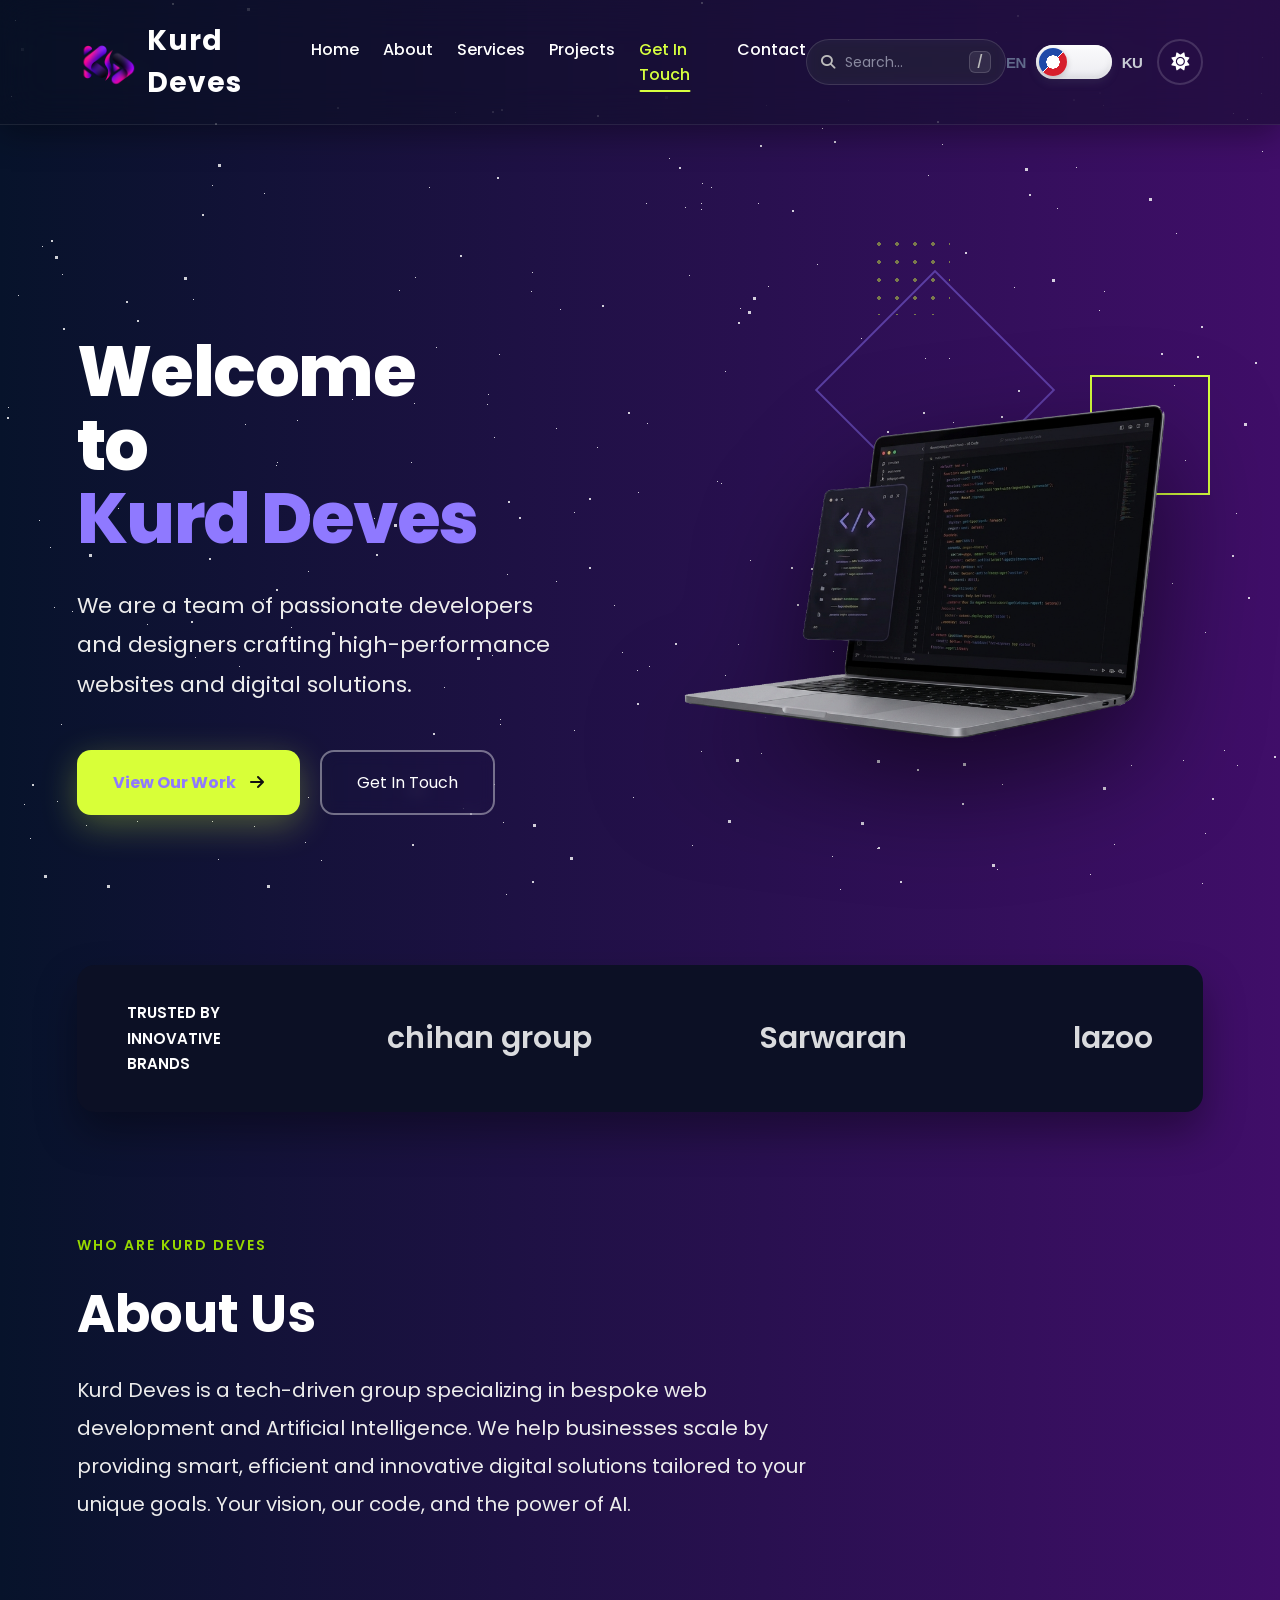
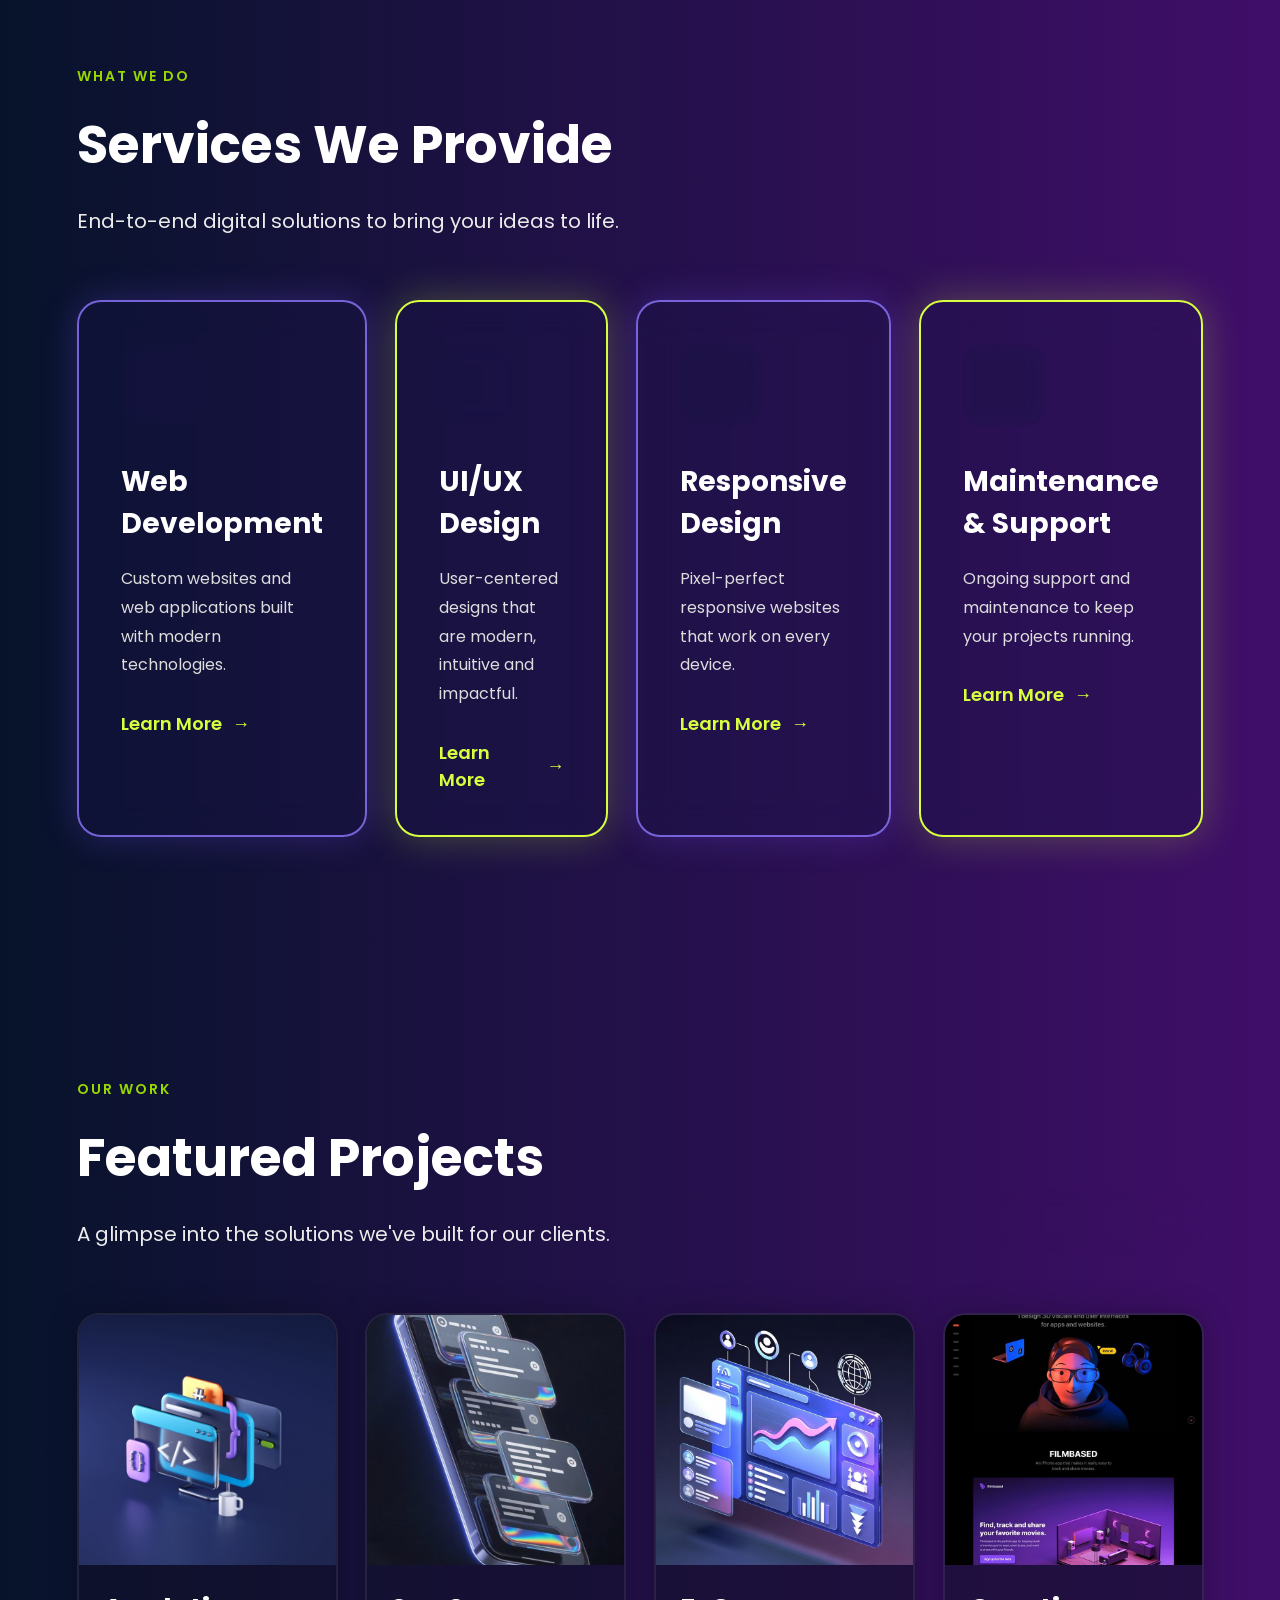
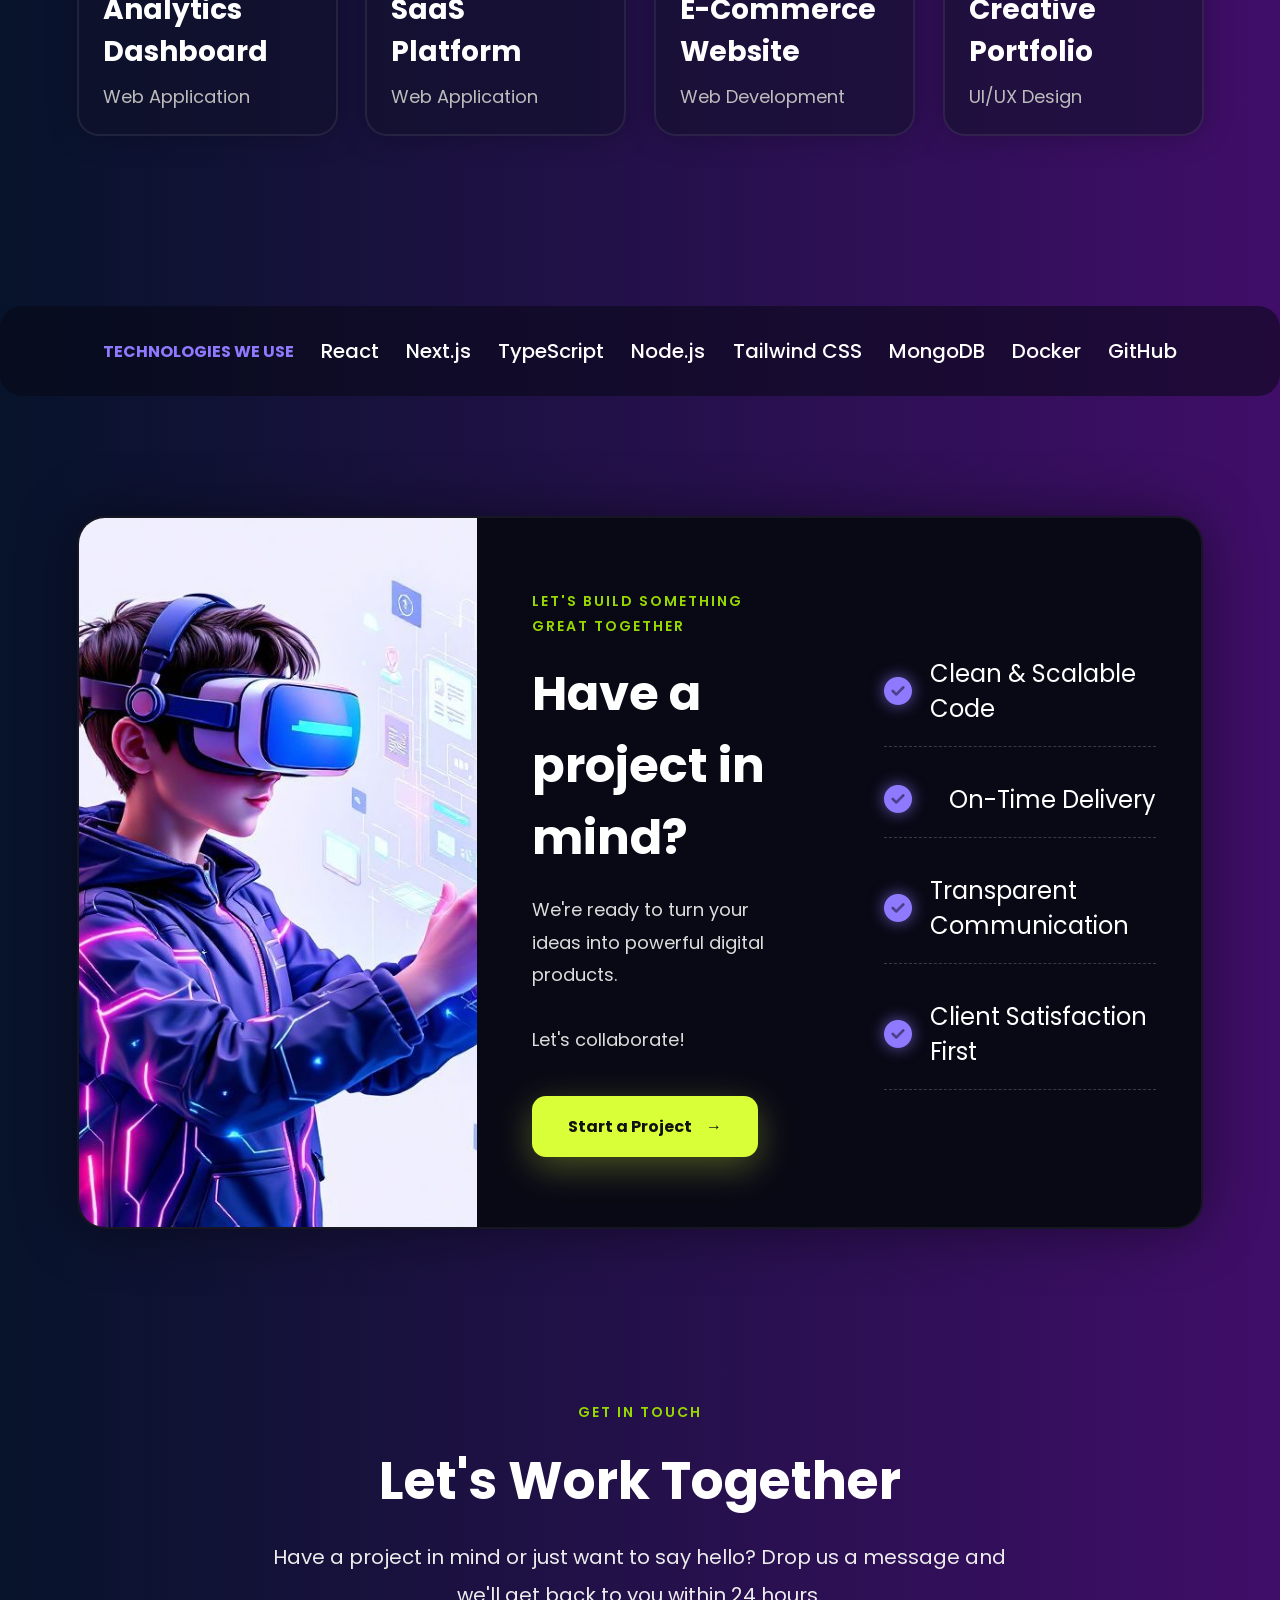
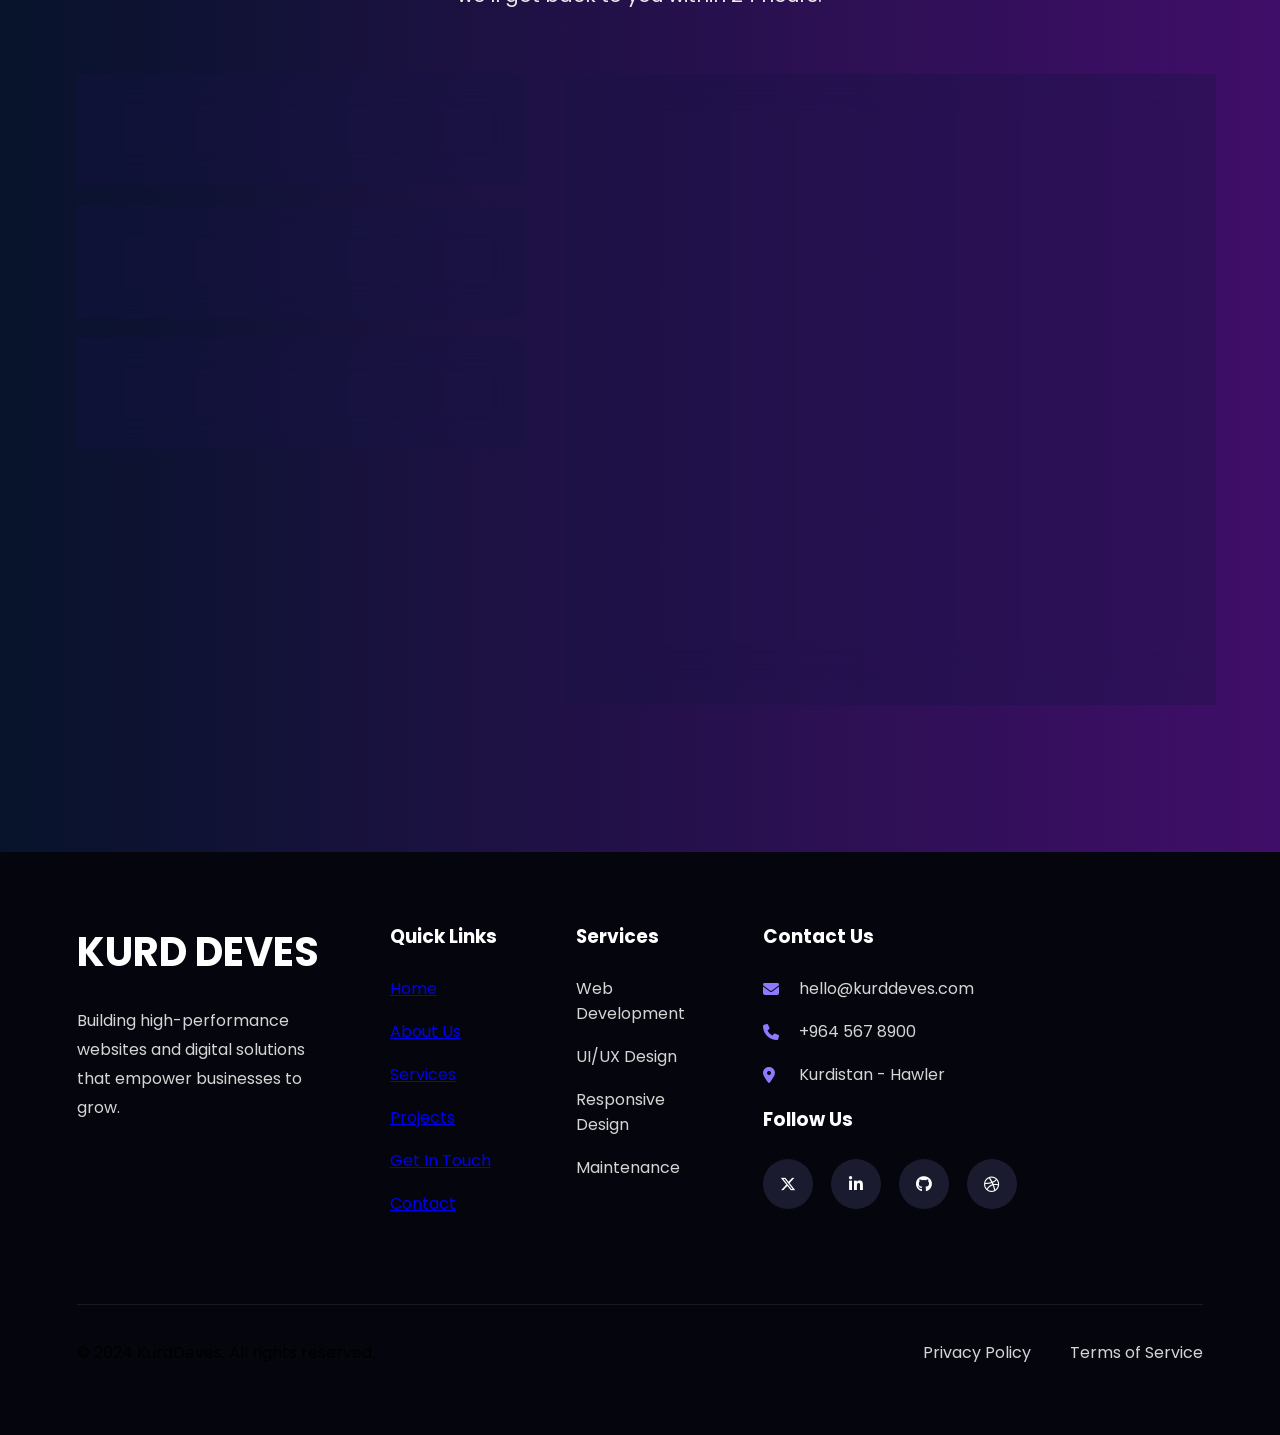
<file: index.html>
<!DOCTYPE html>
<html lang="en" dir="ltr" data-theme="dark">

<head>
    <meta charset="UTF-8">
    <meta name="viewport" content="width=device-width, initial-scale=1.0">

    <title>Kurd Deves</title>

    <script>
        /* Apply saved language before paint to prevent a flash of the wrong language/direction */
        (function () {
            try {
                var l = localStorage.getItem('lang') || 'en';
                var el = document.documentElement;
                el.setAttribute('lang', l);
                el.setAttribute('dir', l === 'ku' ? 'rtl' : 'ltr');
            } catch (e) { }
        })();
    </script>
    <link rel="stylesheet" href="style.css">
    <link rel="preconnect" href="https://fonts.googleapis.com">
    <link rel="preconnect" href="https://fonts.gstatic.com" crossorigin>
    <link href="https://fonts.googleapis.com/css2?family=Poppins:wght@300;400;500;600;700;800&family=Noto Kufi Arabic:wght@300;400;500;600;700;800&display=swap"
        rel="stylesheet">

    <link rel="stylesheet" href="https://cdnjs.cloudflare.com/ajax/libs/font-awesome/6.7.2/css/all.min.css" />


</head>

<body>

    <!-- ================= Star Background for Dark Mode ================= -->
    <div id="stars-container">
        <div id="stars"></div>
        <div id="stars2"></div>
        <div id="stars3"></div>
    </div>
    <!-- ================= Scroll Progress Bar ================= -->
    <div class="scroll-progress" id="scrollProgress"></div>

    <!-- ================= Page Loader ================= -->
    <div class="loader" id="page-loader">
        <div class="loader-blobs">
            <div class="blob blob-1"></div>
            <div class="blob blob-2"></div>
            <div class="blob blob-3"></div>
        </div>
        <div class="loader-text">Kurd Deves</div>
    </div>


    <header class="header">
        <div class="container">
            <div class="logo">
                <img src="./images/kurddeveslogo.png" alt="Kurd Deves logo">
                <h2>Kurd Deves</h2>
            </div>

            <nav class="navbar">
                <ul>
                    <li><a href="#home" class="nav-link active" data-i18n="nav.home">Home</a></li>
                    <li><a href="#about" class="nav-link" data-i18n="nav.about">About</a></li>
                    <li><a href="#services" class="nav-link" data-i18n="nav.services">Services</a></li>
                    <li><a href="#projects" class="nav-link" data-i18n="nav.projects">Projects</a></li>
                    <li><a href="#contact-section" class="nav-link" data-i18n="nav.getInTouch">Get In Touch</a></li>
                    <li><a href="#contact" class="nav-link" data-i18n="nav.contact">Contact</a></li>
                </ul>
            </nav>


            <!-- user Icone  -->


            <div class="useraccount">
                <!-- <div class="user-icon"><i class="fa-regular fa-user"></i></div> -->

                <div class="header-search">
                    <i class="fa-solid fa-magnifying-glass"></i>
                    <input type="search" id="header-search-input" placeholder="Search..." data-i18n-placeholder="common.search"
                        aria-label="Search Kurd Deves" data-i18n-aria="common.searchAria">
                    <kbd class="search-kbd">/</kbd>
                </div>
            </div>

            <div class="header-actions">
                <div class="language-switch-wrapper">
                    <button class="language-switch header-language-switch" type="button" aria-pressed="false" aria-label="Switch to Kurdish">
                      <span class="language-label language-label-en">EN</span>
                      <span class="language-track" aria-hidden="true">
                        <span class="language-knob">
                          <span class="flag flag-en" aria-hidden="true"></span>
                          <span class="flag flag-ku" aria-hidden="true"></span>
                        </span>
                      </span>
                      <span class="language-label language-label-ku">KU</span>
                    </button>
                </div>
                <button class="theme-toggle" id="themeToggle" aria-label="Toggle dark/light mode">
                    <i class="fa-solid fa-sun" id="themeIcon"></i>
                </button>
            </div>
            <button class="burger" id="burger" aria-label="Open menu" data-i18n-aria="common.openMenu" aria-expanded="false">
                <i class="fa-solid fa-bars"></i>
            </button>
        </div>
    </header>

    <!-- ================= Sidebar mobile navigation ================= -->

    <!-- Backdrop: dims page content when sidebar is open -->
    <div class="nav-backdrop" id="nav-backdrop" aria-hidden="true"></div>
    <aside class="nav-overlay" id="navigation-panel" aria-hidden="true">
        <header class="nav-header">
           <div class="brand" data-i18n="sidebar.menu">Menu</div>
            <button class="close-button" id="navClose" type="button" aria-label="Close navigation" data-i18n-aria="sidebar.close">
                <svg viewBox="0 0 24 24" fill="none" stroke="currentColor" stroke-width="2" stroke-linecap="round"
                    aria-hidden="true">
                    <path d="M6 6l12 12M18 6L6 18" />
                </svg>
            </button>
        </header>




        <form class="sidebar-search" role="search" id="sidebar-search-form">
            <i class="fa-solid fa-magnifying-glass"></i>
            <input type="search" id="sidebar-search-input" placeholder="Search..." data-i18n-placeholder="common.search" aria-label="Search" data-i18n-aria="common.searchAria" />
            <kbd class="search-kbd">/</kbd>
        </form>




        <div class="nav-divider"></div>

        <div class="sidebar-lang">
            <div class="language-switch-wrapper">
                <button class="language-switch sidebar-language-switch" type="button" aria-pressed="false" aria-label="Switch to Kurdish">
                  <span class="language-label language-label-en">EN</span>
                  <span class="language-track" aria-hidden="true">
                    <span class="language-knob">
                      <span class="flag flag-en" aria-hidden="true"></span>
                      <span class="flag flag-ku" aria-hidden="true"></span>
                    </span>
                  </span>
                  <span class="language-label language-label-ku">KU</span>
                </button>
            </div>
        </div>

        <p class="eyebrow" data-i18n="sidebar.navigation">Navigation</p>

        <nav class="menu" aria-label="Primary navigation">
            <a href="#home" data-i18n="nav.home">Home</a>
            <a href="#about" data-i18n="nav.aboutUs">About Us</a>
            <a href="#services" data-i18n="nav.services">Services</a>
            <a href="#projects" data-i18n="nav.projects">Projects</a>
            <a href="#contact-section" data-i18n="nav.getInTouch">Get In Touch</a>
            <a href="#contact" data-i18n="nav.contact">Contact</a>
        </nav>

    </aside>











    <section class="hero">
        <div class="shape shape-1"></div>
        <div class="shape shape-2"></div>
        <div class="dots"></div>


        <div id="home"></div>

        <div class="container hero-container">
            <div class="hero-left">
                <h1 class="hero-animate" data-delay="0" data-i18n="hero.title" data-i18n-html="true">
                    Welcome <br>
                    to <br>
                    <span>Kurd Deves</span>
                </h1>
                <p class="hero-animate" data-delay="200" data-i18n="hero.paragraph">
                    We are a team of passionate developers
                    and designers crafting high-performance
                    websites and digital solutions.
                </p>
                <div class="hero-buttons hero-animate" data-delay="400">
                    <a href="projects.html" class="btn-primary">
                        <span data-i18n="hero.viewWork">View Our Work</span>
                        <i class="fa-solid fa-arrow-right"></i>
                    </a>
                    <a href="#contact-section" class="btn-secondary" data-i18n="hero.getInTouch">
                        Get In Touch
                    </a>
                </div>
            </div>
            <div class="hero-right hero-animate" data-delay="300">
                <img src="images/laptop.png" alt="Laptop">
            </div>
        </div>
    </section>











    <!-- ================= Trusted Brands ================= -->


    <section class="brands reveal">
       <div class="container brands-container">
           <div class="brands-title">
               <p data-i18n="brands.title" data-i18n-html="true">
                   TRUSTED BY <br>
                   INNOVATIVE <br>
                   BRANDS
               </p>
           </div>
           <div class="brand-item">
               chihan group
           </div>
           <div class="brand-item">
               Sarwaran
           </div>
           <div class="brand-item">
               lazoo
           </div>
       </div>
   </section>




  <!-- ================= ABOUT ================= -->
   <section class="about reveal" id="about">
       <div class="container">
           <span class="section-tag" data-i18n="about.tag">
               WHO ARE KURD DEVES
           </span>
           <h2 class="section-title" data-i18n="about.title">
               About Us
           </h2>
           <p class="section-text" data-i18n="about.text">
               Kurd Deves is a tech-driven group specializing in bespoke web
               development and Artificial Intelligence.
               We help businesses scale by providing smart,
               efficient and innovative digital solutions tailored
               to your unique goals.
               Your vision, our code, and the power of AI.
           </p>
       </div>
   </section>
   <!-- ================= SERVICES ================= -->
   <section class="services reveal" id="services">
       <div class="container">
           <span class="section-tag" data-i18n="services.tag">
               WHAT WE DO
           </span>
           <h2 class="section-title" data-i18n="services.title">
               Services We Provide
           </h2>
            <p class="section-text" data-i18n="services.text">
               End-to-end digital solutions to bring your ideas to life.
          </p>
          <div class="service-grid">
              <div class="service-card reveal" data-delay="0">
                  <div class="icon"><i class="fa-solid fa-code"></i></div>
                   <h3 data-i18n="services.webdev.title">Web Development</h3>
                   <p data-i18n="services.webdev.text">
                       Custom websites and web applications built with modern technologies.
                   </p>
                   <a href="#"><span data-i18n="services.learnMore">Learn More</span> →</a>
               </div>
               <div class="service-card active reveal" data-delay="100">
                   <div class="icon"><i class="fa-solid fa-pen-ruler"></i></div>
                   <h3 data-i18n="services.ux.title">UI/UX Design</h3>
                   <p data-i18n="services.ux.text">
                        User-centered designs that are modern, intuitive and impactful.
                  </p>
                   <a href="#"><span data-i18n="services.learnMore">Learn More</span> →</a>
                </div>
             <div class="service-card reveal" data-delay="200">
                    <div class="icon"><i class="fa-solid fa-mobile-screen-button"></i></div>
                    <h3 data-i18n="services.responsive.title">Responsive Design</h3>
                  <p data-i18n="services.responsive.text">
                        Pixel-perfect responsive websites that work on every device.
                    </p>
                   <a href="#"><span data-i18n="services.learnMore">Learn More</span> →</a>
                </div>
                <div class="service-card active reveal" data-delay="300">
                    <div class="icon"><i class="fa-solid fa-cloud"></i></div>
                    <h3 data-i18n="services.maintenance.title">Maintenance & Support</h3>
                    <p data-i18n="services.maintenance.text">
                       Ongoing support and maintenance to keep your projects running.
                    </p>
                    <a href="#"><span data-i18n="services.learnMore">Learn More</span> →</a>
                </div>
            </div>
        </div>
    </section>






    <!-- ================= Projects ================= -->

    <section class="projects reveal" id="projects">
        <div class="container">
            <div class="projects-header">
                <div>
                    <span class="section-tag" data-i18n="projects.tag">
                        OUR WORK
                    </span>
                    <h2 class="section-title" data-i18n="projects.title">
                        Featured Projects
                    </h2>
                    <p class="section-text" data-i18n="projects.text">
                        A glimpse into the solutions we've built for our clients.
                    </p>
                </div>
                <a href="projects.html" class="projects-btn">
                    <span data-i18n="projects.viewAll">View All Projects</span>
                    <i class="fa-solid fa-arrow-right"></i>
                </a>
            </div>
            <div class="projects-grid">
                <div class="project-card reveal" data-delay="0">
                    <img src="images/developing.JPG" alt="Analytics Dashboard web application project screenshot">
                    <div class="project-content">
                        <h3>Analytics Dashboard</h3>
                        <span data-i18n="projects.webApp">Web Application</span>
                    </div>
                </div>
                <div class="project-card reveal" data-delay="100">
                    <img src="images/web app.JPG" alt="SaaS Platform web application project screenshot">
                    <div class="project-content">
                        <h3>SaaS Platform</h3>
                        <span data-i18n="projects.webApp">Web Application</span>
                    </div>
                </div>
                <div class="project-card reveal" data-delay="200">
                    <img src="images/e comercial.JPG" alt="E-Commerce website development project screenshot">
                    <div class="project-content">
                        <h3>E-Commerce Website</h3>
                        <span data-i18n="projects.webDev">Web Development</span>
                    </div>
                </div>
                <div class="project-card reveal" data-delay="300">
                    <img src="images/profilio.JPG" alt="Creative Portfolio UI/UX design project screenshot">
                    <div class="project-content">
                        <h3>Creative Portfolio</h3>
                        <span data-i18n="projects.uxDesign">UI/UX Design</span>
                    </div>
                </div>
            </div>
        </div>
    </section>

    <section class="technologies reveal">
        <div class="container tech-row">
            <span data-i18n="tech.title">TECHNOLOGIES WE USE</span>
            <div>React</div>
            <div>Next.js</div>
            <div>TypeScript</div>
            <div>Node.js</div>
            <div>Tailwind CSS</div>
            <div>MongoDB</div>
            <div>Docker</div>
            <div>GitHub</div>
        </div>
    </section>














    <!-- ================= CTA ================= -->







    <section class="cta reveal">
        <div class="container cta-box">
            <div class="cta-image">
                <img src="images/boy with vr.JPG" alt="Developer">
            </div>
            <div class="cta-content">
                <span class="section-tag" data-i18n="cta.tag">
                    LET'S BUILD SOMETHING GREAT TOGETHER
                </span>
                <h2 data-i18n="cta.title">
                    Have a project in mind?
                </h2>
                <p data-i18n="cta.text" data-i18n-html="true">
                    We're ready to turn your ideas into
                    powerful digital products.
                    <br><br>
                    Let's collaborate!
                </p>

                <a href="#" class="btn-primary">
                    <span data-i18n="cta.startProject">Start a Project</span> →
                </a>
            </div>
            <div class="cta-features">


                <div class="feature">
                    <i class="fa-solid fa-circle-check"></i>
                    <span data-i18n="cta.feature1">Clean & Scalable Code</span>
                </div>
                <div class="feature">
                    <i class="fa-solid fa-circle-check"></i>
                    <span data-i18n="cta.feature2">On-Time Delivery</span>
                </div>

                <div class="feature">
                    <i class="fa-solid fa-circle-check"></i>
                    <span data-i18n="cta.feature3">Transparent Communication</span>
                </div>
                <div class="feature">
                    <i class="fa-solid fa-circle-check"></i>
                    <span data-i18n="cta.feature4">Client Satisfaction First</span>
                </div>
            </div>
        </div>
    </section>

    <!-- ================= CONTACT ================= -->

    <section class="contact" id="contact-section">
        <div class="container">
            <div class="contact-header reveal">
                <span class="section-tag" data-i18n="contact.tag">GET IN TOUCH</span>
                <h2 class="section-title" data-i18n="contact.title">Let's Work Together</h2>
                <p class="section-text" data-i18n="contact.text">
                    Have a project in mind or just want to say hello? Drop us a message
                    and we'll get back to you within 24 hours.
                </p>
            </div>
            <div class="contact-grid">
                <div class="contact-info reveal">
                    <div class="info-card">
                        <div class="info-icon"><i class="fa-solid fa-envelope"></i></div>
                        <div>
                            <h4 data-i18n="contact.emailTitle">Email Us</h4>
                            <p>hello@kurddeves.com</p>
                        </div>
                    </div>
                    <div class="info-card">
                        <div class="info-icon"><i class="fa-solid fa-phone"></i></div>
                        <div>
                            <h4 data-i18n="contact.phoneTitle">Call Us</h4>
                            <p>+964 567 8900</p>
                        </div>
                    </div>
                    <div class="info-card">

            
                        <div class="info-icon"><i class="fa-solid fa-location-dot"></i></div>
                        <div>
                            <h4 data-i18n="contact.visitTitle">Visit Us</h4>
                            <p data-i18n="contact.location">Kurdistan - Hawler</p>
                        </div>
                    </div>
                </div>

                <form class="contact-form reveal" id="contactForm" novalidate>

                    <div class="form-group">
                        <label class="sr-only" for="name" data-i18n="contact.nameLabel">Your Name</label>
                        <input type="text" id="name" name="name" placeholder="Your Name" data-i18n-placeholder="contact.namePlaceholder" autocomplete="name" minlength="2" maxlength="100" aria-describedby="nameError" aria-invalid="false" required>
                        <span class="error-msg" id="nameError" aria-live="polite"></span>
                    </div>

                    <div class="form-group">
                        <label class="sr-only" for="email" data-i18n="contact.emailLabel">Your Email</label>
                        <input type="email" id="email" name="email" placeholder="Your Email" data-i18n-placeholder="contact.emailPlaceholder" autocomplete="email" maxlength="254" aria-describedby="emailError" aria-invalid="false" required>
                        <span class="error-msg" id="emailError" aria-live="polite"></span>
                    </div>

                    <div class="form-group">
                        <label class="sr-only" for="subject" data-i18n="contact.subjectLabel">Subject</label>
                        <input type="text" id="subject" name="subject" placeholder="Subject" data-i18n-placeholder="contact.subjectPlaceholder" autocomplete="off" maxlength="150">
                    </div>
                    <div class="form-group">
                        <label class="sr-only" for="message" data-i18n="contact.messageLabel">Your Message</label>
                        <textarea id="message" name="message" placeholder="Your Message" data-i18n-placeholder="contact.messagePlaceholder" rows="5" minlength="10" maxlength="5000" aria-describedby="messageError" aria-invalid="false" required></textarea>
                        <span class="error-msg" id="messageError" aria-live="polite"></span>
                    </div>
                    <div class="contact-honeypot" aria-hidden="true">
                        <label for="company">Company</label>
                        <input type="text" id="company" name="company" tabindex="-1" autocomplete="off">
                    </div>
                    <button type="submit" class="btn-primary contact-submit" id="contactSubmit">
                        <span id="contactSubmitText" data-i18n="contact.send">Send Message</span>
                        <i class="fa-solid fa-paper-plane"></i>
                    </button>
                    <div class="form-success" id="formSuccess" role="status" aria-live="polite">
                        <i class="fa-solid fa-circle-check" id="formStatusIcon"></i>
                        <span id="formStatusText" data-i18n="contact.success">Thank you! Your message has been sent.</span>
                    </div>
                </form>
            </div>
        </div>
    </section>




    <footer id="contact">
        <div class="container footer-grid">
            <div>
                <h2>KURD DEVES</h2>
                <p data-i18n="footer.tagline">
                    Building high-performance websites
                    and digital solutions that empower
                    businesses to grow.
                </p>
            </div>




            <div>
                <h3 data-i18n="footer.quickLinks">Quick Links</h3>

                <ul>
                    <li><a href="#home" data-i18n="nav.home">Home</a></li>
                    <li><a href="#about" data-i18n="nav.aboutUs">About Us</a></li>
                    <li><a href="#services" data-i18n="nav.services">Services</a></li>
                    <li><a href="#projects" data-i18n="nav.projects">Projects</a></li>
                    <li><a href="#contact-section" data-i18n="nav.getInTouch">Get In Touch</a></li>
                    <li><a href="#contact" data-i18n="nav.contact">Contact</a></li>
                </ul>
            </div>
            <div>
                <h3 data-i18n="footer.servicesTitle">Services</h3>
                <ul>
                    <li data-i18n="services.webdev.title">Web Development</li>
                    <li data-i18n="projects.uxDesign">UI/UX Design</li>
                    <li data-i18n="services.responsive.title">Responsive Design</li>
                    <li data-i18n="footer.maintenance">Maintenance</li>
                </ul>
            </div>
            <div>





                <h3 data-i18n="footer.contactTitle">Contact Us</h3>



                <ul>
                    <li>
                        <i class="fa-solid fa-envelope"></i>
                        hello@kurddeves.com
                    </li>
                    <li>
                        <i class="fa-solid fa-phone"></i>
                        +964 567 8900
                    </li>
                    <li>
                        <i class="fa-solid fa-location-dot"></i>
                        <span data-i18n="footer.location">Kurdistan - Hawler</span>
                    </li>
                </ul>





                <div>
                    <h3 data-i18n="footer.followUs">Follow Us</h3>
                    <div class="socials">
                        <a href="#">
                            <i class="fa-brands fa-x-twitter"></i>
                        </a>
                        <a href="#">
                            <i class="fa-brands fa-linkedin-in"></i>
                        </a>
                        <a href="#">
                            <i class="fa-brands fa-github"></i>
                        </a>
                        <a href="#">
                            <i class="fa-brands fa-dribbble"></i>
                        </a>
                    </div>
                </div>
            </div>
        </div>

        <div class="footer-bottom container">
            <p data-i18n="footer.rights">
                © 2024 KurdDeves. All rights reserved.
            </p>
            <div>
                <a href="#" data-i18n="footer.privacy">Privacy Policy</a>
                <a href="#" data-i18n="footer.terms">Terms of Service</a>
            </div>
        </div>
    </footer>

    <!-- ================= Back to Top ================= -->
    <button class="back-to-top" id="backToTop" aria-label="Back to top" data-i18n-aria="common.backToTop">
        <i class="fa-solid fa-arrow-up"></i>
    </button>




<script src="i18n.js"></script>
<script src="script.js"></script>

</body>





</html>
</file>
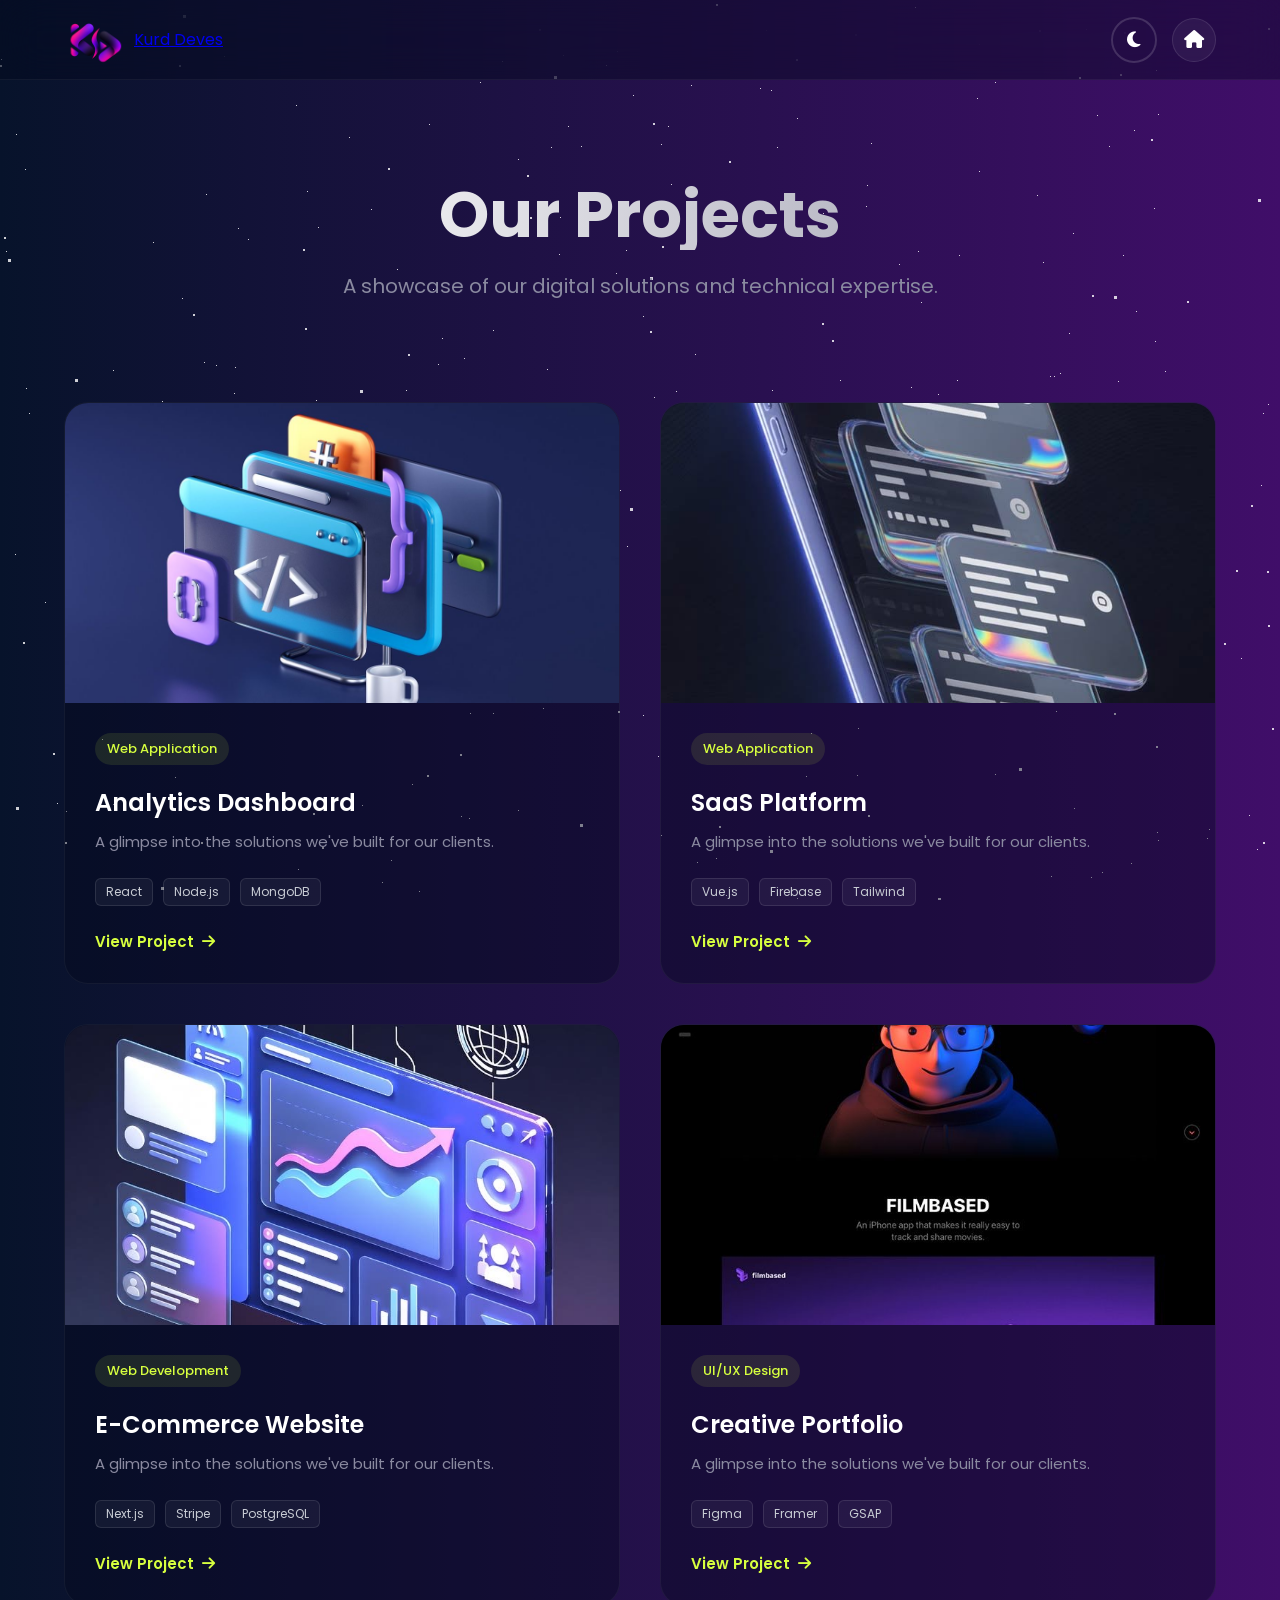
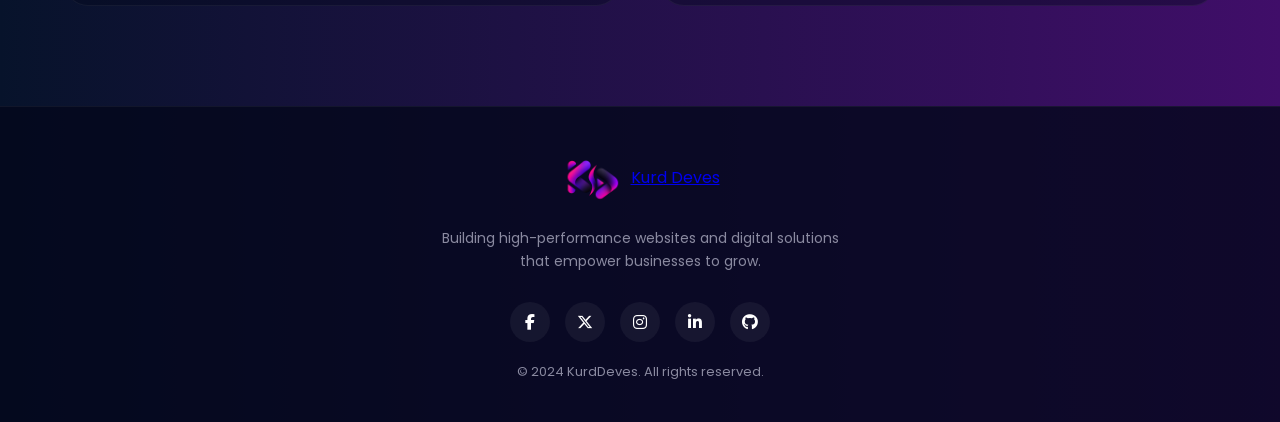
<file: projects.html>
<!DOCTYPE html>
<html lang="en" dir="ltr" data-theme="dark">

<head>
    <meta charset="UTF-8">
    <meta name="viewport" content="width=device-width, initial-scale=1.0">

    <title>Kurd Deves - Projects</title>

    <script>
        /* Apply saved language before paint to prevent a flash of the wrong language/direction */
        (function () {
            try {
                var l = localStorage.getItem('lang') || 'en';
                var el = document.documentElement;
                el.setAttribute('lang', l);
                el.setAttribute('dir', l === 'ku' ? 'rtl' : 'ltr');
            } catch (e) { }
        })();
    </script>
    <link rel="stylesheet" href="style.css">
    <link rel="stylesheet" href="projects.css">
    <link rel="preconnect" href="https://fonts.googleapis.com">
    <link rel="preconnect" href="https://fonts.gstatic.com" crossorigin>
    <link href="https://fonts.googleapis.com/css2?family=Poppins:wght@300;400;500;600;700;800&family=Noto+Kufi+Arabic:wght@300;400;500;600;700;800&display=swap"
        rel="stylesheet">
    <link rel="stylesheet" href="https://cdnjs.cloudflare.com/ajax/libs/font-awesome/6.7.2/css/all.min.css" />
</head>

<body class="projects-page">

    <!-- ================= Star Background for Dark Mode ================= -->
    <div id="stars-container">
        <div id="stars"></div>
        <div id="stars2"></div>
        <div id="stars3"></div>
    </div>
    
    <!-- ================= Page Loader ================= -->
    <div class="loader" id="page-loader">
        <div class="loader-blobs">
            <div class="blob blob-1"></div>
            <div class="blob blob-2"></div>
            <div class="blob blob-3"></div>
        </div>
    </div>

    <!-- ================= Simplified Navbar ================= -->
    <nav class="projects-navbar">
        <div class="projects-nav-left">
            <a href="Index.Html" class="logo">
                <img src="images/kurddeveslogo.png" alt="Kurd Deves Logo">
                <span>Kurd Deves</span>
            </a>
        </div>
        <div class="projects-nav-right">
            <!-- Theme Toggle -->
            <button class="theme-toggle" id="themeToggle" aria-label="Toggle theme" style="margin-right: 15px;">
                <i class="fa-solid fa-moon"></i>
            </button>
            
            <!-- Home Icon -->
            <a href="Index.Html" class="home-btn" aria-label="Home">
                <i class="fa-solid fa-house"></i>
            </a>
        </div>
    </nav>

    <!-- ================= Projects Hero ================= -->
    <section class="projects-hero">
        <div class="projects-hero-content reveal">
            <h1 data-i18n="projectsPage.ourProjects">Our Projects</h1>
            <p data-i18n="projectsPage.subtitle">A showcase of our digital solutions and technical expertise.</p>
        </div>
    </section>

    <!-- ================= Projects Grid ================= -->
    <div class="projects-page-content">
        <div class="projects-page-grid">
            
            <!-- Project 1 -->
            <div class="project-card-v2 reveal" data-delay="0">
                <div class="img-wrapper">
                    <img src="images/developing.JPG" alt="Analytics Dashboard web application project screenshot">
                </div>
                <div class="project-info">
                    <span class="project-category" data-i18n="projects.webApp">Web Application</span>
                    <h3>Analytics Dashboard</h3>
                    <p data-i18n="projects.text">A glimpse into the solutions we've built for our clients.</p>
                    <div class="project-tech">
                        <span>React</span>
                        <span>Node.js</span>
                        <span>MongoDB</span>
                    </div>
                    <a href="#" class="view-project-btn">
                        <span data-i18n="projectsPage.viewProject">View Project</span>
                        <i class="fa-solid fa-arrow-right"></i>
                    </a>
                </div>
            </div>

            <!-- Project 2 -->
            <div class="project-card-v2 reveal" data-delay="100">
                <div class="img-wrapper">
                    <img src="images/web app.JPG" alt="SaaS Platform web application project screenshot">
                </div>
                <div class="project-info">
                    <span class="project-category" data-i18n="projects.webApp">Web Application</span>
                    <h3>SaaS Platform</h3>
                    <p data-i18n="projects.text">A glimpse into the solutions we've built for our clients.</p>
                    <div class="project-tech">
                        <span>Vue.js</span>
                        <span>Firebase</span>
                        <span>Tailwind</span>
                    </div>
                    <a href="#" class="view-project-btn">
                        <span data-i18n="projectsPage.viewProject">View Project</span>
                        <i class="fa-solid fa-arrow-right"></i>
                    </a>
                </div>
            </div>

            <!-- Project 3 -->
            <div class="project-card-v2 reveal" data-delay="200">
                <div class="img-wrapper">
                    <img src="images/e comercial.JPG" alt="E-Commerce website development project screenshot">
                </div>
                <div class="project-info">
                    <span class="project-category" data-i18n="projects.webDev">Web Development</span>
                    <h3>E-Commerce Website</h3>
                    <p data-i18n="projects.text">A glimpse into the solutions we've built for our clients.</p>
                    <div class="project-tech">
                        <span>Next.js</span>
                        <span>Stripe</span>
                        <span>PostgreSQL</span>
                    </div>
                    <a href="#" class="view-project-btn">
                        <span data-i18n="projectsPage.viewProject">View Project</span>
                        <i class="fa-solid fa-arrow-right"></i>
                    </a>
                </div>
            </div>

            <!-- Project 4 -->
            <div class="project-card-v2 reveal" data-delay="300">
                <div class="img-wrapper">
                    <img src="images/profilio.JPG" alt="Creative Portfolio UI/UX design project screenshot">
                </div>
                <div class="project-info">
                    <span class="project-category" data-i18n="projects.uxDesign">UI/UX Design</span>
                    <h3>Creative Portfolio</h3>
                    <p data-i18n="projects.text">A glimpse into the solutions we've built for our clients.</p>
                    <div class="project-tech">
                        <span>Figma</span>
                        <span>Framer</span>
                        <span>GSAP</span>
                    </div>
                    <a href="#" class="view-project-btn">
                        <span data-i18n="projectsPage.viewProject">View Project</span>
                        <i class="fa-solid fa-arrow-right"></i>
                    </a>
                </div>
            </div>

        </div>
    </div>

    <!-- ================= Simplified Footer ================= -->
    <footer class="projects-footer">
        <a href="Index.Html" class="logo">
            <img src="images/kurddeveslogo.png" alt="Kurd Deves Logo">
            <span>Kurd Deves</span>
        </a>
        <p data-i18n="footer.tagline">Building high-performance websites and digital solutions that empower businesses to grow.</p>
        <div class="footer-socials">
            <a href="#" aria-label="Facebook"><i class="fa-brands fa-facebook-f"></i></a>
            <a href="#" aria-label="Twitter"><i class="fa-brands fa-x-twitter"></i></a>
            <a href="#" aria-label="Instagram"><i class="fa-brands fa-instagram"></i></a>
            <a href="#" aria-label="LinkedIn"><i class="fa-brands fa-linkedin-in"></i></a>
            <a href="#" aria-label="GitHub"><i class="fa-brands fa-github"></i></a>
        </div>
        <div style="margin-top: 20px; color: #8a8aa0; font-size: 13px;" data-i18n="footer.rights">
            © 2024 KurdDeves. All rights reserved.
        </div>
    </footer>

    <!-- ================= Scripts ================= -->
    <script src="i18n.js"></script>
    <script src="script.js"></script>
</body>

</html>
</file>
<file: style.css>
/* ================= Page Loader — Blob Animation ================= */

.loader {
    position: fixed;
    inset: 0;
    z-index: 9999;
    display: flex;
    flex-direction: column;
    align-items: center;
    justify-content: center;
    gap: 40px;
    background: linear-gradient(135deg, #07132b 0%, #400e69 100%);
    transition: opacity 0.6s ease, visibility 0.6s ease;
}

.loader.hidden {
    opacity: 0;
    visibility: hidden;
    pointer-events: none;
}

/* Gooey container — blur + contrast turns overlapping blobs into liquid metaballs */
.loader-blobs {
    position: relative;
    width: 150px;
    height: 150px;
    filter: blur(8px) contrast(18);
}

.blob {
    position: absolute;
    border-radius: 50%;
}

.blob-1 {
    width: 70px;
    height: 70px;
    background: #d7ff3f;
    top: 20px;
    left: 10px;
    animation: blobMove1 2.4s ease-in-out infinite alternate;
}

.blob-2 {
    width: 60px;
    height: 60px;
    background: #8f79ff;
    top: 50px;
    left: 70px;
    animation: blobMove2 3s ease-in-out infinite alternate;
}

.blob-3 {
    width: 50px;
    height: 50px;
    background: #7b58ff;
    top: 10px;
    left: 60px;
    animation: blobMove3 2.7s ease-in-out infinite alternate;
}

@keyframes blobMove1 {
    0% {
        transform: translate(0, 0) scale(1);
    }

    33% {
        transform: translate(30px, 20px) scale(1.1);
    }

    66% {
        transform: translate(10px, 50px) scale(0.9);
    }

    100% {
        transform: translate(40px, 10px) scale(1.15);
    }
}

@keyframes blobMove2 {
    0% {
        transform: translate(0, 0) scale(1);
    }

    33% {
        transform: translate(-20px, 30px) scale(1.2);
    }

    66% {
        transform: translate(20px, -25px) scale(0.85);
    }

    100% {
        transform: translate(-30px, 15px) scale(1.05);
    }
}

@keyframes blobMove3 {
    0% {
        transform: translate(0, 0) scale(1);
    }

    33% {
        transform: translate(25px, 35px) scale(0.9);
    }

    66% {
        transform: translate(-20px, 20px) scale(1.1);
    }

    100% {
        transform: translate(15px, -30px) scale(1.2);
    }
}

.loader-text {
    font-family: 'Poppins', sans-serif;
    font-size: 26px;
    font-weight: 700;
    color: #ffffff;
    letter-spacing: 5px;
    text-transform: uppercase;
    animation: loaderPulse 1.6s ease-in-out infinite;
}

@keyframes loaderPulse {

    0%,
    100% {
        opacity: 0.45;
    }

    50% {
        opacity: 1;
    }
}

/* ================= End Loader ================= */

/* Reset */

* {
    margin: 0;
    padding: 0;
    box-sizing: border-box;
}

body {
    font-family: 'Poppins', sans-serif;
    background: linear-gradient(90deg, #07132b, #400e69);
    overflow-x: hidden;
}

html {
    scroll-behavior: smooth;
}

/* ================= Kurdish (RTL) font + alignment support ================= */
/* Noto Kufi Arabic provides proper Arabic-script glyphs for the Kurdish translation */
html[dir="rtl"] body,
html[dir="rtl"] h1,
html[dir="rtl"] h2,
html[dir="rtl"] h3,
html[dir="rtl"] h4,
html[dir="rtl"] p,
html[dir="rtl"] span,
html[dir="rtl"] li,
html[dir="rtl"] a,
html[dir="rtl"] input,
html[dir="rtl"] textarea,
html[dir="rtl"] button,
html[dir="rtl"] kbd {
    font-family: 'Noto Kufi Arabic', 'Poppins', sans-serif;
}

/* Container */

.container {
    width: 90%;
    max-width: 1920px;
    margin: auto;
}

/* Header */

.header {
    width: 100%;
    padding: 20px 0;
    position: sticky;
    top: 0;
    z-index: 1000;
    background: rgba(10, 15, 30, 0.45);
    backdrop-filter: blur(20px);
    -webkit-backdrop-filter: blur(20px);
    border-bottom: 1px solid rgba(255, 255, 255, 0.08);
    box-shadow: 0 8px 32px 0 rgba(0, 0, 0, 0.37);
}

.header .container {
    display: flex;
    justify-content: space-between;
    align-items: center;
}

/* Header actions (language switch + theme toggle) */
.header-actions {
    display: flex;
    align-items: center;
    gap: 15px;
}

/* Logo */
.logo {
    display: flex;
    justify-content: center;
    align-items: center;
    flex-direction: row;
    gap: 10px;
}

.logo h2 {
    font-size: 32px;
    font-weight: 700;
    letter-spacing: 1px;
    color: white;
}

.logo img {
    width: 70px;
    height: 70px;
    object-fit: contain;
}

/* Navigation */

.navbar ul {
    list-style: none;
    display: flex;
    gap: 30px;
}

.navbar a {
    color: white;
    font-weight: 500;
    text-decoration: none;
}

.navbar a:hover {
    color: #d7ff3f;
}

/* Burger button (hidden by default, shown on small mobile) */

.burger {
    display: none;
    background: rgba(255, 255, 255, .08);
    border: 1px solid rgba(255, 255, 255, .15);
    color: white;
    width: 44px;
    height: 44px;
    border-radius: 12px;
    font-size: 20px;
    cursor: pointer;
    align-items: center;
    justify-content: center;
    transition: background .3s ease, color .3s ease, border-color .3s ease, transform .3s ease, box-shadow .3s ease;
    -webkit-tap-highlight-color: transparent;
}

.burger:hover {
    background: #d7ff3f;
    color: #111;
    border-color: #d7ff3f;
    transform: translateY(-3px);
    box-shadow: 0 8px 22px rgba(215, 255, 63, .35);
}

.burger:hover i {
    transform: rotate(90deg);
}

.burger:active {
    transform: translateY(-1px) scale(.95);
}

.burger i {
    transition: transform .3s ease;
}

/* ================= Sidebar mobile navigation ================= */

/* Backdrop that dims the page content behind the sidebar */
.nav-backdrop {
    position: fixed;
    inset: 0;
    z-index: 1999;
    background: rgba(0, 0, 0, 0);
    pointer-events: none;
    transition: background 0.35s ease;
}

.nav-backdrop.open {
    background: rgba(0, 0, 0, 0.55);
    pointer-events: all;
}

.nav-overlay {
    position: fixed;
    top: 0;
    right: 0;
    z-index: 2000;
    width: 320px;
    max-width: 85vw;
    height: 100vh;
    overflow-y: auto;
    padding: 18px;
    background: rgba(10, 15, 30, 0.65);
    backdrop-filter: blur(24px);
    -webkit-backdrop-filter: blur(24px);
    transform: translateX(100%);
    transition: transform 0.38s cubic-bezier(0.25, 0.46, 0.45, 0.94),
        visibility 0.38s ease;
    box-shadow: -8px 0 32px 0 rgba(0, 0, 0, 0.4);
    border-left: 1px solid rgba(255, 255, 255, 0.08);
    /* Always in the DOM flow; visibility toggled via transform */
    display: block !important;
    visibility: hidden;
}

.nav-overlay.open {
    transform: translateX(0);
    visibility: visible;
}

.nav-header {
    display: flex;
    align-items: center;
    justify-content: space-between;
    min-height: 48px;
    padding: 0 4px;
}

.nav-overlay .brand {
    color: #fff;
    font-size: 22px;
    font-weight: 800;
    letter-spacing: -.04em;
}

.sidebar-search {
    display: flex;
    align-items: center;
    gap: 10px;
    height: 46px;
    width: 100%;
    margin: 25px 0 0;
    padding: 0 14px;
    color: #bcbcbc;
    background: rgba(255, 255, 255, .06);
    border: 1px solid rgba(255, 255, 255, .12);
    border-radius: 24px;
    backdrop-filter: blur(8px);
    transition: border-color .35s ease, box-shadow .35s ease, background .35s ease;
}

/* Language switch area inside the sidebar */
.sidebar-lang {
    display: flex;
    align-items: center;
    gap: 12px;
    padding: 0 12px 16px;
}
.sidebar-search>i {
    font-size: 14px;
    color: #bcbcbc;
    transition: color .35s ease;
    flex-shrink: 0;
}

.sidebar-search input {
    flex: 1;
    min-width: 0;
    border: none;
    outline: none;
    background: transparent;
    color: #ffffff;
    font-family: 'Poppins', sans-serif;
    font-size: 14px;
    font-weight: 400;
}

.sidebar-search input::placeholder {
    color: #8a8aa0;
}

.sidebar-search input::-webkit-search-cancel-button {
    -webkit-appearance: none;
    appearance: none;
}

.sidebar-search:hover {
    border-color: rgba(215, 255, 63, .45);
    background: rgba(255, 255, 255, .09);
}

.sidebar-search:focus-within {
    border-color: #d7ff3f;
    background: rgba(255, 255, 255, .1);
    box-shadow: 0 0 0 4px rgba(215, 255, 63, .12);
}

.sidebar-search:focus-within>i {
    color: #d7ff3f;
}

.sidebar-search:focus-within .search-kbd {
    opacity: 0;
    width: 0;
    padding: 0;
    min-width: 0;
    border: none;
}

.close-button {
    display: grid;
    place-items: center;
    width: 42px;
    height: 42px;
    border: 1px solid rgba(255, 255, 255, .22);
    border-radius: 50%;
    color: #ffffff;
    background: #05050b;
    cursor: pointer;
    transition: background .2s ease, color .2s ease, transform .2s ease;
}

.close-button:hover {
    color: #d7ff3f;
    background: #11101b;
}

.close-button:active {
    transform: scale(.95);
}

.close-button svg {
    width: 19px;
    height: 19px;
}

.nav-divider {
    height: 1px;
    margin: 34px 0;
    background: linear-gradient(90deg, transparent, rgba(255, 255, 255, .18) 12%, rgba(255, 255, 255, .18) 88%, transparent);
}

.nav-overlay .eyebrow {
    margin: 0 12px 16px;
    color: #d7ff3f;
    font-size: 13px;
    font-weight: 700;
    text-transform: uppercase;
    letter-spacing: .04em;
}

.menu {
    display: grid;
    gap: 4px;
}

.menu a {
    display: flex;
    align-items: center;
    min-height: 48px;
    padding: 0 12px;
    border-radius: 8px;
    color: rgba(255, 255, 255, .9);
    font-size: 16px;
    text-decoration: none;
    transition: color .2s ease, background .2s ease, padding .2s ease;
}

.menu a:hover,
.menu a:focus-visible {
    padding-left: 16px;
    color: #d7ff3f;
    background: rgba(215, 255, 63, .15);
    outline: none;
}

.useraccount {
    display: flex;
    flex-direction: row;
    gap: 24PX;
}

.user-icon {
    width: 46px;
    height: 46px;
    border: 2px solid rgba(255, 255, 255, .15);
    border-radius: 50%;
    display: flex;
    align-items: center;
    justify-content: center;
    color: white;
    font-size: 18px;
    transition: .35s;
}

.user-icon:hover {
    background: #d7ff3f;
    color: #111;
}

/* Header search bar (right of the user icon) */

.header-search {
    display: flex;
    align-items: center;
    gap: 10px;
    height: 46px;
    width: 220px;
    padding: 0 14px;
    color: #bcbcbc;
    background: rgba(255, 255, 255, .06);
    border: 1px solid rgba(255, 255, 255, .12);
    border-radius: 24px;
    backdrop-filter: blur(8px);
    transition: width .35s ease, border-color .35s ease, box-shadow .35s ease, background .35s ease;
}

.header-search>i {
    font-size: 14px;
    color: #bcbcbc;
    transition: color .35s ease;
    flex-shrink: 0;
}

.header-search input {
    flex: 1;
    min-width: 0;
    border: none;
    outline: none;
    background: transparent;
    color: #ffffff;
    font-family: 'Poppins', sans-serif;
    font-size: 14px;
    font-weight: 400;
}

.header-search input::placeholder {
    color: #8a8aa0;
}

/* Remove the browser-default clear button (we rely on the kbd hint + Escape) */
.header-search input::-webkit-search-cancel-button {
    -webkit-appearance: none;
    appearance: none;
}

.header-search:hover {
    border-color: rgba(215, 255, 63, .45);
    background: rgba(255, 255, 255, .09);
}

.header-search:focus-within {
    width: 280px;
    border-color: #d7ff3f;
    background: rgba(255, 255, 255, .1);
    box-shadow: 0 0 0 4px rgba(215, 255, 63, .12);
}

.header-search:focus-within>i {
    color: #d7ff3f;
}

.search-kbd {
    flex-shrink: 0;
    min-width: 22px;
    height: 22px;
    padding: 0 6px;
    display: inline-flex;
    align-items: center;
    justify-content: center;
    font-family: 'Poppins', sans-serif;
    font-size: 12px;
    font-weight: 600;
    color: #bcbcbc;
    background: rgba(255, 255, 255, .08);
    border: 1px solid rgba(255, 255, 255, .15);
    border-radius: 6px;
    transition: color .35s ease, border-color .35s ease;
}

.header-search:focus-within .search-kbd {
    opacity: 0;
    width: 0;
    padding: 0;
    min-width: 0;
    border: none;
}

/* Button */

.btn {
    background: #2563eb;
    color: white;
    padding: 12px 25px;
    border-radius: 8px;
    text-decoration: none;
    transition: .3s;
}

.btn:hover {
    background: #1d4ed8;
}

/* ================= HERO ================= */

.hero {

    min-height: 100vh;
    display: flex;
    align-items: center;
    position: relative;
    overflow: hidden;
}

.hero-container {
    display: flex;
    padding: 70px 0;
    align-items: center;
    justify-content: space-between;
    gap: 80px;
}

.hero-left {
    flex: 1;
    color: #fff;
}

.hero-left h1 {
    font-size: 78px;
    font-weight: 800;
    line-height: 1.05;
    letter-spacing: -2px;
    color: white;
}

.hero-left span {
    color: #8a78ff;
}

.hero-left span {
    color: #8f79ff;
}

.hero-left p {
    margin-top: 30px;
    margin-bottom: 45px;
    font-size: 24px;
    line-height: 1.8;
    color: #ececec;
    max-width: 540px;
}

.hero-buttons {
    display: flex;
    gap: 20px;
}

.btn-primary {
    background: #d8ff38;
    padding: 18px 36px;
    border-radius: 14px;
    color: #111;
    font-weight: 700;
    text-decoration: none;
    box-shadow: 0 10px 35px rgba(215, 255, 63, .30);
    transition: .35s;
}

.btn-primary:hover {
    transform: translateY(-4px);
}

.btn-secondary {
    padding: 18px 36px;
    border: 2px solid rgba(255, 255, 255, .35);
    border-radius: 14px;
    color: white;
    text-decoration: none;
    backdrop-filter: blur(8px);
    transition: .35s;
}

.btn-secondary:hover {
    background: rgba(255, 255, 255, .08);
}

.btn-secondary {
    border: 2px solid rgba(255, 255, 255, .4);
    color: #fff;
    text-decoration: none;
    padding: 18px 35px;
    border-radius: 14px;
}

.hero-right {
    flex: 1;
    display: flex;
    justify-content: center;
}

.hero-right img {
    width: 760px;
    max-width: 100%;
    filter:
        drop-shadow(0 45px 55px rgba(0, 0, 0, .55));
    animation: float 5s ease-in-out infinite;
}

.btn-primary,
.projects-btn {

    display: inline-flex;

    align-items: center;

    gap: 14px;

}

.btn-primary i,
.projects-btn i {

    transition: .35s;

}

.btn-primary:hover i,
.projects-btn:hover i {

    transform: translateX(6px);

}

@keyframes float {

    0% {

        transform: translateY(0);

    }

    50% {

        transform: translateY(-18px);

    }

    100% {

        transform: translateY(0);

    }

}

@keyframes float {

    0% {

        transform: translateY(0);

    }

    50% {

        transform: translateY(-18px);

    }

    100% {

        transform: translateY(0);

    }

}

@keyframes float {

    0% {

        transform: translateY(0);

    }

    50% {

        transform: translateY(-18px);

    }

    100% {

        transform: translateY(0);

    }

}

.shape {

    position: absolute;

    border: 2px solid rgba(145, 120, 255, .45);

}

.shape-1 {
    width: 170px;
    height: 170px;
    right: 260px;
    top: 180px;
    transform: rotate(45deg);
}

.shape-2 {
    width: 120px;
    height: 120px;
    right: 70px;
    top: 250px;
    border-color: #d7ff3f;
}

.dots {
    position: absolute;
    right: 330px;
    top: 110px;
    width: 80px;
    height: 80px;
    background-image: radial-gradient(#d7ff3f 2px, transparent 2px);
    background-size: 18px 18px;
    opacity: .45;
}


/* ================= Brands ================= */

.brands {
    margin-top: -60px;
    position: relative;
    z-index: 100;
}

.brands-container {
    background: #0c1025;
    border-radius: 18px;
    padding: 35px 50px;
    display: flex;
    align-items: center;
    justify-content: space-between;
    box-shadow: 0 20px 40px rgba(0, 0, 0, .35);
}

.brands-title {
    color: white;
    font-size: 15px;
    font-weight: 600;
    line-height: 1.7;
    text-transform: uppercase;
}

.brand-item {
    color: white;
    font-size: 30px;
    font-weight: 600;
    opacity: .85;
    transition: .3s;
    cursor: pointer;
}

.brand-item:hover {
    color: #acff3f;
    transform: translateY(-3px);
}

/*================ ABOUT ================*/

.about {
    padding: 120px 0 60px;
}

.section-tag {
    color: #97d800;
    font-size: 14px;
    letter-spacing: 2px;
    font-weight: 600;
}

.section-title {
    font-size: 56px;
    font-weight: 700;
    margin: 18px 0;
    color: white;
}

.section-text {
    font-size: 24px;
    line-height: 1.9;
    max-width: 760px;
    color: #ececec;
}

/*================ SERVICES ================*/

.services {
    padding: 80px 0 120px;
}

.service-grid {
    margin-top: 60px;
    display: grid;
    grid-template-columns: repeat(4, 1fr);
    gap: 30px;
}

.service-card {
    background: rgba(25, 20, 70, .35);
    backdrop-filter: blur(18px);
    border: 2px solid rgba(143, 121, 255, .8);
    border-radius: 24px;
    padding: 42px;
    transition: .45s;
    box-shadow:
        0 0 0 rgba(0, 0, 0, 0),
        0 0 35px rgba(123, 88, 255, .25);
}

.service-card.active {
    border: 2px solid #d7ff3f;
    box-shadow:
        0 0 40px rgba(215, 255, 63, .25);
}

.service-card:hover {
    transform: translateY(-12px);
    box-shadow:
        0 20px 60px rgba(0, 0, 0, .4),
        0 0 45px #7b58ff;
}

.icon {
    width: 82px;
    height: 82px;
    border-radius: 20px;
    background: rgba(60, 45, 120, .5);
    backdrop-filter: blur(10px);
    display: flex;
    align-items: center;
    justify-content: center;
    font-size: 34px;
    margin-bottom: 35px;
    box-shadow:
        0 10px 30px rgba(0, 0, 0, .35);
}

.icon {
    font-size: 32px;
    color: #8f79ff;
}

.service-card.active .icon {
    color: #d7ff3f;

}

.service-card h3 {
    color: white;
    margin-bottom: 20px;
    font-size: 28px;
}

.service-card p {
    color: #ddd;
    line-height: 1.8;
    margin-bottom: 30px;
}

.service-card a {
    display: inline-flex;
    gap: 10px;
    align-items: center;
    color: #d7ff3f;
    font-size: 18px;
    font-weight: 600;
    text-decoration: none;
    transition: .3s;
}

.service-card a:hover {
    letter-spacing: 1px;
}

@media(max-width:1100px) {

    .service-grid {
        grid-template-columns: repeat(2, 1fr);
    }

}

@media(max-width:768px) {

    .service-grid {
        grid-template-columns: 1fr;
    }

    .section-title {
        font-size: 42px;
    }

    .section-text {
        font-size: 18px;
    }

}

/*================ Projects ================*/

.projects {
    padding: 120px 0;
}

.projects-header {
    display: flex;
    justify-content: space-between;
    align-items: end;
    margin-bottom: 60px;
}

.projects-btn {
    padding: 18px 30px;
    border: 2px solid rgba(255, 255, 255, .15);
    border-radius: 14px;
    color: white;
    text-decoration: none;
    backdrop-filter: blur(10px);
    transition: .35s;
}

.projects-btn:hover {
    background: #d7ff3f;
    color: #111;
}

.projects-grid {
    display: grid;
    grid-template-columns: repeat(4, 1fr);
    gap: 25px;
}

.project-card {
    background: rgba(18, 18, 40, .55);
    border: 2px solid rgba(255, 255, 255, .08);
    border-radius: 22px;
    overflow: hidden;
    transition: .4s;
    box-shadow: 0 0 30px rgba(0, 0, 0, .25);
}

.project-card:hover {
    transform: translateY(-10px);
    box-shadow: 0 0 40px rgba(124, 88, 255, .45);
}

.project-card img {
    width: 100%;
    height: 250px;
    object-fit: cover;
    display: block;
}

.project-content {
    padding: 24px;
}

.project-content h3 {
    color: white;
    font-size: 28px;
    margin-bottom: 10px;
}

.project-content span {
    color: #bcbcbc;
    font-size: 18px;
}

/*================ Projects ================*/

.technologies {

    margin-top: 50px;

    background: rgba(8, 8, 20, .55);

    padding: 30px;

    border-radius: 22px;

}

.tech-row {
    display: flex;
    justify-content: space-between;
    align-items: center;
    flex-wrap: wrap;
    gap: 25px;
}

.tech-row span {
    color: #8f79ff;
    font-weight: 700;
}

.tech-row div {
    color: white;
    font-size: 20px;
    font-weight: 500;
    transition: .3s;
}

.tech-row div:hover {
    color: #d7ff3f;
}

/*================ CTA ================*/

.feature {
    display: flex;
    align-items: center;
    justify-content: space-between;
    padding-bottom: 20px;
    border-bottom: 1px dashed rgba(255, 255, 255, .15);
    font-size: 22px;
    color: white;
}

.feature i {
    color: #8f79ff;
    font-size: 28px;
    margin-right: 18px;
    text-shadow: 0 0 15px rgba(143, 121, 255, .7);
}

.cta {
    padding: 120px 0 70px;
}

.cta-box {
    background: #090915;
    border: 2px solid rgba(255, 255, 255, .06);
    border-radius: 28px;
    display: grid;
    grid-template-columns: 1.1fr 1fr 1fr;
    overflow: hidden;
    box-shadow: 0 0 60px rgba(0, 0, 0, .45);
}

.cta-image img {
    width: 100%;
    height: 100%;
    object-fit: cover;
    display: block;
}

.cta-content {
    padding: 70px 55px;
}

.cta-content h2 {
    font-size: 56px;
    color: white;
    margin: 20px 0;
}

.cta-content p {
    font-size: 22px;
    line-height: 1.8;
    color: #ddd;
    margin-bottom: 40px;
}

.cta-features {
    padding: 70px 45px;
    display: flex;
    flex-direction: column;
    justify-content: center;
    gap: 35px;
}

.feature {
    font-size: 24px;
    color: white;
    padding-bottom: 20px;
    border-bottom: 1px dashed rgba(255, 255, 255, .2);
}

/*================ FOOTER ================*/

footer {
    padding: 70px 0;
    background: #05050d;
    margin-top: 70px;
}

.footer-grid {
    display: grid;
    grid-template-columns: 2fr 1fr 1fr 1fr 1fr;
    gap: 60px;
}

.footer-grid h2 {
    color: white;
    font-size: 40px;
    margin-bottom: 25px;
}

.footer-grid h3 {
    color: white;
    margin-bottom: 25px;
}

.footer-grid p {
    color: #d5d5d5;
    line-height: 1.8;
}

.footer-grid ul {
    list-style: none;
    padding: 0;
}

.footer-grid li {
    margin-bottom: 18px;
    color: #d5d5d5;
    cursor: pointer;
    transition: .3s;
}

.footer-grid li:hover {
    color: #d7ff3f;
}

.socials {
    display: flex;
    gap: 18px;
}

.socials a {
    width: 50px;
    height: 50px;
    border-radius: 50%;
    background: #1b1b2f;
    display: flex;
    align-items: center;
    justify-content: center;
    text-decoration: none;
    color: white;
    transition: .3s;
}

.socials a:hover {
    background: #d7ff3f;
    color: black;
}

.footer-bottom {
    margin-top: 70px;
    padding-top: 35px;
    border-top: 1px solid rgba(255, 255, 255, .08);
    display: flex;
    justify-content: space-between;
    align-items: center;
}

.footer-bottom a {
    color: #d5d5d5;
    margin-left: 35px;
    text-decoration: none;
}

.footer-bottom a:hover {
    color: #d7ff3f;
}

.footer-grid li {
    display: flex;
    align-items: center;
    gap: 14px;
    margin-bottom: 18px;
}

.footer-grid li i {
    width: 22px;
    color: #8f79ff;
}

/* ================= Ultra Large Screen (max-width: 1920px) ================= */

@media (max-width: 1920px) {
    .container {
        width: 90%;
    }

    /* ---------- Hero ---------- */
    .hero-container {
        gap: 70px;
    }

    .hero-left h1 {
        font-size: 74px;
        letter-spacing: -1.8px;
    }

    .hero-left p {
        font-size: 23px;
        max-width: 520px;
    }

    .hero-right img {
        width: 700px;
    }

    /* ---------- Sections ---------- */
    .section-title {
        font-size: 56px;
    }

    .section-text {
        font-size: 22px;
    }
}

/* ================= Large Screen (max-width: 1440px) ================= */

@media (max-width: 1440px) {

    .container {
        width: 88%;
    }

    /* ---------- Header ---------- */
    .logo h2 {
        font-size: 28px;
    }

    .logo img {
        width: 60px;
        height: 60px;
        object-fit: contain;
    }

    .navbar ul {
        gap: 24px;
    }

    .header-search {
        width: 200px;
    }

    .header-search:focus-within {
        width: 250px;
    }

    /* ---------- Hero ---------- */
    .hero-container {
        gap: 60px;
        padding: 80px 0;
    }

    .hero-left h1 {
        font-size: 70px;
        letter-spacing: -1.5px;
    }

    .hero-left p {
        font-size: 22px;
        max-width: 480px;
    }

    .hero-right img {
        width: 640px;
    }

    /* ---------- Sections ---------- */
    .section-title {
        font-size: 52px;
    }

    .section-text {
        font-size: 20px;
    }

    /* ---------- Services ---------- */
    .service-grid {
        gap: 28px;
    }

    /* ---------- Projects ---------- */
    .projects-grid {
        gap: 28px;
    }

    /* ---------- CTA ---------- */
    .cta-content h2 {
        font-size: 48px;
    }

    .cta-content p {
        font-size: 18px;
    }
}

/* ================= Responsive ================= */

@media (max-width: 1200px) {
    .hero-container {
        gap: 48px;
    }

    .hero-left h1 {
        font-size: 62px;
    }

    .hero-left p {
        font-size: 20px;
    }

    .brands-container {
        gap: 24px;
        flex-wrap: wrap;
        justify-content: center;
        text-align: center;
    }

    .projects-grid {
        grid-template-columns: repeat(2, 1fr);
    }

    .cta-box {
        grid-template-columns: 1fr 1fr;
    }

    .cta-features {
        grid-column: 1 / -1;
        padding-top: 0;
    }

    .footer-grid {
        grid-template-columns: repeat(2, 1fr);
    }

    /* Slightly smaller search to fit the busier header layout */
    .header-search {
        width: 180px;
    }

    .header-search:focus-within {
        width: 220px;
    }
}

/* ================= Burger Nav + Wide Sidebar: 761px–1024px ================= */

@media (max-width: 1024px) {

    /* ---------- Header: switch to burger navigation ---------- */
    .header .container {
        position: relative;
        justify-content: space-between;
    }

    /* Hide the full desktop navbar and user account area */
    .navbar,
    .useraccount {
        display: none;
    }

    /* Keep theme toggle visible */
    .theme-toggle {
        display: flex;
    }

    /* Hide language button from header when burger menu appears */
    .header-actions .language-switch-wrapper {
        display: none;
    }

    /* Position theme toggle near the burger menu */
    .header-actions {
        margin-left: auto;
        margin-right: 20px;
    }

    /* Show burger button in the right corner */
    .burger {
        display: flex;
        order: 999;
    }

    /* Wider sidebar for tablet/medium screens (761px–1024px) */
    .nav-overlay {
        width: 480px;
    }

    /* ---------- Hero ---------- */
    .hero-container {
        flex-direction: column;
        text-align: center;
        padding: 56px 0;
    }

    .hero-left p {
        max-width: 100%;
        margin-left: auto;
        margin-right: auto;
    }

    .hero-buttons {
        justify-content: center;
        flex-wrap: wrap;
    }

    .hero-buttons {
        justify-content: center;
        flex-wrap: wrap;
    }

    .hero-right img {
        width: min(620px, 100%);
    }

    /* ---------- Sections ---------- */
    .section-title {
        font-size: 46px;
    }

    .section-text {
        font-size: 19px;
    }

    /* ---------- Projects ---------- */
    .projects-header {
        flex-direction: column;
        align-items: flex-start;
        gap: 24px;
    }

    /* ---------- CTA ---------- */
    .cta-box {
        grid-template-columns: 1fr;
    }

    .cta-image {
        max-height: 360px;
    }

    .cta-content,
    .cta-features {
        padding: 42px;
    }

    .cta-content h2 {
        font-size: 44px;
    }

    .cta-content p {
        font-size: 18px;
    }
}

/* ================= Burger Nav: 760px breakpoint ================= */

@media (max-width: 760px) {
    .container {
        width: 92%;
    }

    .header {
        padding: 16px 0;
    }

    .header .container {
        position: relative;
        justify-content: space-between;
    }

    /* Hide desktop nav, user account, and search bar */
    .navbar,
    .useraccount {
        display: none;
    }

    /* Narrow sidebar back to 320px on smaller mobile screens */
    .nav-overlay {
        width: 320px;
    }

    .logo h2 {
        font-size: 24px;
    }

    .logo img {
        width: 50px;
        height: 50px;
        object-fit: contain;
    }

    .hero-left h1 {
        font-size: 48px;
    }

    .hero-left p {
        font-size: 18px;
        margin-top: 22px;
        margin-bottom: 32px;
    }

    .btn-primary,
    .btn-secondary {
        padding: 15px 24px;
    }

    .service-grid,
    .projects-grid,
    .footer-grid {
        grid-template-columns: 1fr;
    }

    .service-card,
    .project-card {
        padding: 28px;
    }

    .section-title {
        font-size: 38px;
    }

    .section-text {
        font-size: 17px;
        line-height: 1.75;
    }

    .projects {
        padding: 90px 0;
    }

    .technologies {
        padding: 22px;
    }

    .tech-row {
        justify-content: center;
        text-align: center;
    }

    .tech-row div {
        font-size: 17px;
    }

    .cta-content,
    .cta-features {
        padding: 30px 22px;
    }

    .cta-content h2 {
        font-size: 34px;
    }

    .cta-features {
        gap: 20px;
    }

    .feature {
        font-size: 18px;
    }

    .footer-grid {
        gap: 32px;
    }

    .footer-bottom {
        flex-direction: column;
        gap: 16px;
        text-align: center;
    }

    .footer-bottom a {
        margin: 0 16px;
    }
}

/* ================= Small Mobile (max-width: 480px) ================= */

@media (max-width: 480px) {

    html {
        font-size: 15px;
    }

    .container {
        width: 90%;
    }

    /* ---------- Header ---------- */
    .header {
        padding: 12px 0;
    }

    .header .container {
        gap: 12px;
        position: relative;
        justify-content: space-between;
    }

    .logo {
        gap: 8px;
    }

    .logo h2 {
        font-size: 20px;
        letter-spacing: .5px;
    }

    .logo img {
        width: 40px;
        height: 40px;
        object-fit: contain;
    }

    /* ── Full-screen nav at 480px ──
       Override the right-side sidebar: expand to cover the whole viewport
       and switch from a translateX slide to a fade entrance.             */
    .nav-overlay {
        inset: 0;
        /* cover the full screen */
        width: 100%;
        max-width: 100%;
        transform: none;
        /* disable the slide-in */
        opacity: 0;
        pointer-events: none;
        transition: opacity 0.3s ease, visibility 0.3s ease;
        border-left: none;
        box-shadow: none;
    }

    .nav-overlay.open {
        transform: none;
        /* keep no slide */
        opacity: 1;
        pointer-events: all;
    }

    /* Backdrop not needed — overlay covers everything */
    .nav-backdrop {
        display: none !important;
    }

    /* ---------- Hero ---------- */
    .hero {
        min-height: auto;
    }

    .hero-container {
        padding: 36px 0 50px;
        gap: 30px;
    }

    .hero-left h1 {
        font-size: 34px;
        letter-spacing: -1px;
        line-height: 1.1;
    }

    .hero-left p {
        font-size: 15px;
        line-height: 1.7;
        margin-top: 18px;
        margin-bottom: 28px;
    }

    .hero-buttons {
        flex-direction: column;
        align-items: stretch;
        gap: 14px;
    }

    .btn-primary,
    .btn-secondary {
        justify-content: center;
        width: 100%;
        padding: 14px 20px;
        font-size: 15px;
    }

    .hero-right img {
        width: 100%;
    }

    /* Hide decorative shapes/dots that overflow on tiny screens */
    .shape,
    .dots {
        display: none;
    }

    /* ---------- Brands ---------- */
    .brands {
        margin-top: -20px;
    }

    .brands-container {
        padding: 22px 16px;
        gap: 14px;
    }

    .brands-title {
        font-size: 13px;
    }

    .brand-item {
        font-size: 20px;
    }

    /* ---------- Sections ---------- */
    .about,
    .services,
    .projects,
    .cta,
    footer {
        padding-top: 60px;
        padding-bottom: 60px;
    }

    .section-tag {
        font-size: 11px;
        letter-spacing: 1.5px;
    }

    .section-title {
        font-size: 28px;
        margin: 12px 0;
    }

    .section-text {
        font-size: 15px;
        line-height: 1.7;
    }

    /* ---------- Services ---------- */
    .service-grid {
        gap: 20px;
        margin-top: 40px;
    }

    .service-card {
        padding: 24px;
    }

    .icon {
        width: 60px;
        height: 60px;
        border-radius: 16px;
        font-size: 24px;
        margin-bottom: 22px;
    }

    .service-card h3 {
        font-size: 20px;
        margin-bottom: 14px;
    }

    .service-card p {
        font-size: 14px;
        line-height: 1.7;
        margin-bottom: 22px;
    }

    .service-card a {
        font-size: 15px;
    }

    /* ---------- Projects ---------- */
    .projects-header {
        gap: 18px;
        margin-bottom: 40px;
    }

    .projects-btn {
        padding: 14px 22px;
        font-size: 14px;
        justify-content: center;
    }

    .projects-grid {
        gap: 20px;
    }

    .project-card img {
        height: 190px;
    }

    .project-content {
        padding: 18px;
    }

    .project-content h3 {
        font-size: 20px;
    }

    .project-content span {
        font-size: 14px;
    }

    /* ---------- Technologies ---------- */
    .technologies {
        padding: 20px;
        margin-top: 40px;
    }

    .tech-row {
        gap: 14px 18px;
    }

    .tech-row span {
        width: 100%;
        text-align: center;
        font-size: 13px;
    }

    .tech-row div {
        font-size: 15px;
    }

    /* ---------- CTA ---------- */
    .cta-box {
        border-radius: 20px;
    }

    .cta-image {
        max-height: 240px;
    }

    .cta-content {
        padding: 30px 20px;
    }

    .cta-content h2 {
        font-size: 26px;
        margin: 14px 0;
    }

    .cta-content p {
        font-size: 15px;
        line-height: 1.7;
        margin-bottom: 28px;
    }

    .cta-features {
        padding: 26px 20px;
        gap: 18px;
    }

    .feature {
        font-size: 15px;
        padding-bottom: 14px;
    }

    .feature i {
        font-size: 22px;
        margin-right: 12px;
    }

    /* ---------- Footer ---------- */
    .footer-grid {
        gap: 30px;
    }

    .footer-grid h2 {
        font-size: 22px;
        margin-bottom: 16px;
    }

    .footer-grid h3 {
        font-size: 17px;
        margin-bottom: 16px;
    }

    .footer-grid p {
        font-size: 14px;
    }

    .footer-grid li {
        font-size: 14px;
        margin-bottom: 14px;
    }

    .socials {
        flex-wrap: wrap;
        gap: 12px;
    }

    .socials a {
        width: 42px;
        height: 42px;
        font-size: 16px;
    }

    .footer-bottom {
        flex-direction: column;
        gap: 14px;
        text-align: center;
    }

    .footer-bottom p {
        font-size: 13px;
    }

    .footer-bottom a {
        margin: 0 10px;
        font-size: 13px;
    }

    .footer-bottom div {
        display: flex;
        flex-wrap: wrap;
        justify-content: center;
        gap: 10px;
    }
}

/* ================= Theme Toggle Button ================= */

.theme-toggle {
    width: 46px;
    height: 46px;
    border: 2px solid rgba(255, 255, 255, .15);
    border-radius: 50%;
    display: flex;
    align-items: center;
    justify-content: center;
    color: white;
    font-size: 18px;
    cursor: pointer;
    background: transparent;
    transition: .35s;
    -webkit-tap-highlight-color: transparent;
}

.theme-toggle:hover {
    background: #d7ff3f;
    color: #111;
    border-color: #d7ff3f;
}

.theme-toggle:active {
    transform: scale(.92);
}

.theme-toggle i {
    transition: transform .4s ease;
}

.theme-toggle:hover i {
    transform: rotate(30deg);
}

/* ================= Smooth Theme Transition ================= */

body,
.header,
.nav-overlay,
.hero,
.brands-container,
.about,
.services,
.projects,
.technologies,
.cta-box,
footer,
.service-card,
.project-card,
.btn-secondary,
.projects-btn,
.header-search,
.sidebar-search,
.user-icon,
.theme-toggle {
    transition: background-color 0.4s ease, color 0.4s ease, border-color 0.4s ease, box-shadow 0.4s ease;
}

/* ================= Light Theme Overrides ================= */

[data-theme="light"] body {
    background: linear-gradient(90deg, #f0f2f5, #e2e6ed);
}

[data-theme="light"] .loader {
    background: linear-gradient(135deg, #e2e6ed 0%, #c8cee0 100%);
}

[data-theme="light"] .loader-text {
    color: #1a1a2e;
}

/* Header */
[data-theme="light"] .header {
    background: rgba(255, 255, 255, 0.65);
    backdrop-filter: blur(20px);
    -webkit-backdrop-filter: blur(20px);
    border-bottom: 1px solid rgba(255, 255, 255, 0.4);
    box-shadow: 0 8px 32px 0 rgba(31, 38, 135, 0.07);
}

[data-theme="light"] .logo h2 {
    color: #1a1a2e;
}

[data-theme="light"] .navbar a {
    color: #333;
}

[data-theme="light"] .navbar a:hover {
    color: #7b58ff;
}

[data-theme="light"] .user-icon {
    border-color: rgba(0, 0, 0, .12);
    color: #333;
}

[data-theme="light"] .user-icon:hover {
    background: #7b58ff;
    color: #fff;
    border-color: #7b58ff;
}

[data-theme="light"] .theme-toggle {
    border-color: rgba(0, 0, 0, .12);
    color: #333;
}

[data-theme="light"] .theme-toggle:hover {
    background: #7b58ff;
    color: #fff;
    border-color: #7b58ff;
}

[data-theme="light"] .burger {
    background: rgba(0, 0, 0, .06);
    border-color: rgba(0, 0, 0, .1);
    color: #333;
}

[data-theme="light"] .burger:hover {
    background: #7b58ff;
    color: #fff;
    border-color: #7b58ff;
    box-shadow: 0 8px 22px rgba(123, 88, 255, .35);
}

/* Header search bar */
[data-theme="light"] .header-search {
    background: rgba(0, 0, 0, .04);
    border-color: rgba(0, 0, 0, .1);
    color: #666;
}

[data-theme="light"] .header-search>i {
    color: #666;
}

[data-theme="light"] .header-search input {
    color: #333;
}

[data-theme="light"] .header-search input::placeholder {
    color: #999;
}

[data-theme="light"] .header-search:hover {
    border-color: rgba(123, 88, 255, .45);
    background: rgba(0, 0, 0, .06);
}

[data-theme="light"] .header-search:focus-within {
    border-color: #7b58ff;
    background: rgba(0, 0, 0, .07);
    box-shadow: 0 0 0 4px rgba(123, 88, 255, .12);
}

[data-theme="light"] .header-search:focus-within>i {
    color: #7b58ff;
}

[data-theme="light"] .search-kbd {
    color: #666;
    background: rgba(0, 0, 0, .06);
    border-color: rgba(0, 0, 0, .1);
}

/* Mobile nav overlay */
[data-theme="light"] .nav-overlay {
    background: rgba(255, 255, 255, 0.7);
    backdrop-filter: blur(24px);
    -webkit-backdrop-filter: blur(24px);
    border-left: 1px solid rgba(255, 255, 255, 0.5);
    box-shadow: -8px 0 32px 0 rgba(31, 38, 135, 0.1);
}

[data-theme="light"] .nav-overlay .brand {
    color: #1a1a2e;
}

[data-theme="light"] .sidebar-search {
    border-color: rgba(0, 0, 0, .15);
    color: #555;
    background: rgba(255, 255, 255, .5);
}

[data-theme="light"] .sidebar-search input {
    color: #333;
}

[data-theme="light"] .sidebar-search input::placeholder {
    color: #999;
}

[data-theme="light"] .sidebar-search>i {
    color: #666;
}

[data-theme="light"] .sidebar-search:hover {
    border-color: rgba(123, 88, 255, .45);
    background: rgba(0, 0, 0, .06);
}

[data-theme="light"] .sidebar-search:focus-within {
    border-color: #7b58ff;
    background: rgba(0, 0, 0, .07);
    box-shadow: 0 0 0 4px rgba(123, 88, 255, .12);
}

[data-theme="light"] .sidebar-search:focus-within>i {
    color: #7b58ff;
}

[data-theme="light"] .close-button {
    border-color: rgba(0, 0, 0, .15);
    color: #333;
    background: rgba(255, 255, 255, .6);
}

[data-theme="light"] .close-button:hover {
    color: #7b58ff;
    background: rgba(123, 88, 255, .1);
}

[data-theme="light"] .nav-divider {
    background: linear-gradient(90deg, transparent, rgba(0, 0, 0, .12) 12%, rgba(0, 0, 0, .12) 88%, transparent);
}

[data-theme="light"] .menu a {
    color: rgba(0, 0, 0, .8);
}

[data-theme="light"] .menu a:hover,
[data-theme="light"] .menu a:focus-visible {
    color: #7b58ff;
    background: rgba(123, 88, 255, .1);
}

/* Hero */
[data-theme="light"] .hero-left {
    color: #1a1a2e;
}

[data-theme="light"] .hero-left h1 {
    color: #1a1a2e;
}

[data-theme="light"] .hero-left span {
    color: #7b58ff;
}

[data-theme="light"] .hero-left p {
    color: #555;
}

[data-theme="light"] .btn-primary {
    background: #d7ff3f;
    box-shadow: 0 10px 35px rgba(123, 88, 255, .30);
}

[data-theme="light"] .btn-secondary {
    border-color: rgba(0, 0, 0, .2);
    color: #333;
}

[data-theme="light"] .btn-secondary:hover {
    background: rgba(0, 0, 0, .06);
}

[data-theme="light"] .shape-1 {
    border-color: rgba(123, 88, 255, .35);
}

[data-theme="light"] .shape-2 {
    border-color: #7b58ff;
}

[data-theme="light"] .dots {
    background-image: radial-gradient(#7b58ff 2px, transparent 2px);
}

/* Brands */
[data-theme="light"] .brands-container {
    background: #fff;
    box-shadow: 0 20px 40px rgba(0, 0, 0, .1);
}

[data-theme="light"] .brands-title {
    color: #555;
}

[data-theme="light"] .brand-item {
    color: #333;
}

[data-theme="light"] .brand-item:hover {
    color: #7b58ff;
}

/* About */
[data-theme="light"] .section-title {
    color: #1a1a2e;
}

[data-theme="light"] .section-text {
    color: #555;
}

/* Services */
[data-theme="light"] .service-card {
    background: rgba(255, 255, 255, .7);
    border-color: rgba(123, 88, 255, .4);
    box-shadow: 0 0 35px rgba(123, 88, 255, .1);
}

[data-theme="light"] .service-card.active {
    border-color: #7b58ff;
    box-shadow: 0 0 40px rgba(123, 88, 255, .2);
}

[data-theme="light"] .service-card:hover {
    box-shadow: 0 20px 60px rgba(0, 0, 0, .12), 0 0 45px rgba(123, 88, 255, .2);
}

[data-theme="light"] .icon {
    background: rgba(123, 88, 255, .1);
    box-shadow: 0 10px 30px rgba(0, 0, 0, .08);
}

[data-theme="light"] .service-card h3 {
    color: #1a1a2e;
}

[data-theme="light"] .service-card p {
    color: #555;
}

[data-theme="light"] .service-card a {
    color: #7b58ff;
}

/* Projects */
[data-theme="light"] .projects-btn {
    border-color: rgba(0, 0, 0, .15);
    color: #333;
}

[data-theme="light"] .projects-btn:hover {
    background: #7b58ff;
    color: #fff;
}

[data-theme="light"] .project-card {
    background: rgba(255, 255, 255, .7);
    border-color: rgba(0, 0, 0, .08);
    box-shadow: 0 0 30px rgba(0, 0, 0, .08);
}

[data-theme="light"] .project-card:hover {
    box-shadow: 0 0 40px rgba(123, 88, 255, .25);
}

[data-theme="light"] .project-content h3 {
    color: #1a1a2e;
}

[data-theme="light"] .project-content span {
    color: #777;
}

/* Technologies */
[data-theme="light"] .technologies {
    background: rgba(255, 255, 255, .7);
}

[data-theme="light"] .tech-row span {
    color: #7b58ff;
}

[data-theme="light"] .tech-row div {
    color: #333;
}

[data-theme="light"] .tech-row div:hover {
    color: #7b58ff;
}

/* CTA */
[data-theme="light"] .cta-box {
    background: #fff;
    border-color: rgba(0, 0, 0, .06);
    box-shadow: 0 0 60px rgba(0, 0, 0, .1);
}

[data-theme="light"] .cta-content h2 {
    color: #1a1a2e;
}

[data-theme="light"] .cta-content p {
    color: #555;
}

[data-theme="light"] .feature {
    color: #333;
    border-bottom-color: rgba(0, 0, 0, .1);
}

[data-theme="light"] .feature i {
    color: #7b58ff;
    text-shadow: 0 0 15px rgba(123, 88, 255, .4);
}

/* Footer */
[data-theme="light"] footer {
    background: #f5f5fa;
}

[data-theme="light"] .footer-grid h2,
[data-theme="light"] .footer-grid h3 {
    color: #1a1a2e;
}

[data-theme="light"] .footer-grid p,
[data-theme="light"] .footer-grid li {
    color: #555;
}

[data-theme="light"] .footer-grid li i {
    color: #7b58ff;
}

[data-theme="light"] .footer-bottom {
    border-top-color: rgba(0, 0, 0, .08);
}

[data-theme="light"] .footer-bottom p,
[data-theme="light"] .footer-bottom a {
    color: #777;
}

[data-theme="light"] .footer-bottom a:hover {
    color: #7b58ff;
}

[data-theme="light"] .socials a {
    background: #e8e8f0;
    color: #333;
}

[data-theme="light"] .socials a:hover {
    background: #7b58ff;
    color: #fff;
}

/* ============================================================
   ANIMATIONS & ENHANCEMENTS
   ============================================================ */

/* ================= Scroll Progress Bar ================= */

.scroll-progress {
    position: fixed;
    top: 0;
    left: 0;
    height: 3px;
    width: 0;
    background: linear-gradient(90deg, #d7ff3f, #8f79ff);
    z-index: 3000;
    transition: width 0.1s linear;
    box-shadow: 0 0 12px rgba(215, 255, 63, .6);
}

/* ================= Scroll Reveal System ================= */

.reveal {
    opacity: 0;
    transform: translateY(40px);
    transition: opacity 0.8s cubic-bezier(0.16, 1, 0.3, 1),
        transform 0.8s cubic-bezier(0.16, 1, 0.3, 1);
}

.reveal.visible {
    opacity: 1;
    transform: translateY(0);
}

/* ================= Hero Entrance Animations ================= */

.hero-animate {
    opacity: 0;
    transform: translateY(40px);
    transition: opacity 0.9s cubic-bezier(0.16, 1, 0.3, 1),
        transform 0.9s cubic-bezier(0.16, 1, 0.3, 1);
}

.hero-animate.visible {
    opacity: 1;
    transform: translateY(0);
}

/* ================= Navbar scrolled state ================= */

.header.scrolled {
    padding: 12px 0;
    background: rgba(7, 9, 25, .85);
    box-shadow: 0 6px 30px rgba(0, 0, 0, .35);
}

[data-theme="light"] .header.scrolled {
    background: rgba(255, 255, 255, .92);
    box-shadow: 0 6px 30px rgba(0, 0, 0, .08);
}

/* Smooth transition for header padding + background */
.header {
    transition: padding 0.35s ease, background-color 0.4s ease, box-shadow 0.35s ease;
}

/* ================= Active nav link styling ================= */

.nav-link {
    position: relative;
    transition: color 0.3s ease;
}

.nav-link::after {
    content: '';
    position: absolute;
    bottom: -6px;
    left: 50%;
    transform: translateX(-50%);
    width: 0;
    height: 2px;
    background: #d7ff3f;
    border-radius: 2px;
    transition: width 0.3s ease;
}

.nav-link:hover::after,
.nav-link.active::after {
    width: 100%;
}

.nav-link.active {
    color: #d7ff3f;
}

[data-theme="light"] .nav-link.active {
    color: #7b58ff;
}

[data-theme="light"] .nav-link::after {
    background: #7b58ff;
}

/* ================= Back to Top Button ================= */

.back-to-top {
    position: fixed;
    bottom: 30px;
    right: 30px;
    width: 50px;
    height: 50px;
    border-radius: 50%;
    background: #d7ff3f;
    color: #111;
    border: none;
    font-size: 18px;
    cursor: pointer;
    display: flex;
    align-items: center;
    justify-content: center;
    opacity: 0;
    visibility: hidden;
    transform: translateY(20px) scale(0.8);
    transition: opacity 0.4s ease, transform 0.4s ease, visibility 0.4s ease, box-shadow 0.3s ease;
    z-index: 1500;
    box-shadow: 0 8px 24px rgba(215, 255, 63, .4);
}

.back-to-top.show {
    opacity: 1;
    visibility: visible;
    transform: translateY(0) scale(1);
}

.back-to-top:hover {
    transform: translateY(-4px) scale(1.05);
    box-shadow: 0 12px 32px rgba(215, 255, 63, .55);
}

.back-to-top:active {
    transform: translateY(-1px) scale(0.95);
}

/* ================= Contact Section ================= */

.contact {
    padding: 100px 0;
}

.contact-header {
    text-align: center;
    margin-bottom: 60px;
}

.contact-header .section-text {
    margin: 0 auto;
}

.contact-grid {
    display: grid;
    grid-template-columns: 1fr 1.4fr;
    gap: 50px;
    align-items: start;
}

/* Contact info cards */
.contact-info {
    display: flex;
    flex-direction: column;
    gap: 22px;
}

.info-card {
    display: flex;
    align-items: center;
    gap: 20px;
    padding: 26px 28px;
    background: rgba(25, 20, 70, .35);
    backdrop-filter: blur(18px);
    border: 1px solid rgba(143, 121, 255, .25);
    border-radius: 18px;
    transition: transform 0.35s ease, border-color 0.35s ease, box-shadow 0.35s ease;
}

.info-card:hover {
    transform: translateX(8px);
    border-color: #d7ff3f;
    box-shadow: 0 10px 30px rgba(215, 255, 63, .15);
}

.info-icon {
    flex-shrink: 0;
    width: 56px;
    height: 56px;
    border-radius: 14px;
    background: rgba(60, 45, 120, .5);
    display: flex;
    align-items: center;
    justify-content: center;
    font-size: 22px;
    color: #8f79ff;
    transition: background 0.35s ease, color 0.35s ease;
}

.info-card:hover .info-icon {
    background: #d7ff3f;
    color: #111;
}

.info-card h4 {
    color: white;
    font-size: 18px;
    margin-bottom: 4px;
}

.info-card p {
    color: #bcbcbc;
    font-size: 15px;
}

/* Contact form */
.contact-form {
    padding: 40px;
    background: rgba(25, 20, 70, .35);
    backdrop-filter: blur(18px);
    border: 1px solid rgba(143, 121, 255, .25);
    border-radius: 22px;
}

.sr-only,
.contact-honeypot {
    position: absolute;
    width: 1px;
    height: 1px;
    padding: 0;
    margin: -1px;
    overflow: hidden;
    clip: rect(0, 0, 0, 0);
    white-space: nowrap;
    border: 0;
}

.form-group {
    margin-bottom: 20px;
    position: relative;
}

.form-group input,
.form-group textarea {
    width: 100%;
    padding: 15px 18px;
    background: rgba(4, 8, 28, .4);
    border: 1px solid rgba(255, 255, 255, .12);
    border-radius: 12px;
    color: #fff;
    font-family: 'Poppins', sans-serif;
    font-size: 15px;
    outline: none;
    transition: border-color 0.3s ease, box-shadow 0.3s ease, background 0.3s ease;
    resize: vertical;
}

.form-group input::placeholder,
.form-group textarea::placeholder {
    color: #8a8aa0;
}

.form-group input:focus,
.form-group textarea:focus {
    border-color: #d7ff3f;
    background: rgba(4, 8, 28, .6);
    box-shadow: 0 0 0 4px rgba(215, 255, 63, .12);
}

.form-group input.invalid,
.form-group textarea.invalid {
    border-color: #ff5b6e;
    box-shadow: 0 0 0 4px rgba(255, 91, 110, .12);
}

.error-msg {
    display: block;
    color: #ff5b6e;
    font-size: 13px;
    margin-top: 6px;
    min-height: 16px;
}

.contact-submit {
    width: 100%;
    justify-content: center;
    border: none;
    cursor: pointer;
    font-size: 16px;
    font-family: 'Poppins', sans-serif;
}

.contact-submit:disabled {
    cursor: not-allowed;
    opacity: .75;
}

.form-success {
    display: none;
    align-items: center;
    gap: 10px;
    margin-top: 20px;
    padding: 14px 18px;
    background: rgba(46, 204, 113, .12);
    border: 1px solid rgba(46, 204, 113, .4);
    border-radius: 12px;
    color: #2ecc71;
    font-size: 15px;
}

.form-success.error {
    background: rgba(255, 91, 110, .12);
    border-color: rgba(255, 91, 110, .4);
    color: #ff5b6e;
}

.form-success.show {
    display: flex;
    animation: fadeInUp 0.4s ease;
}

@keyframes fadeInUp {
    from {
        opacity: 0;
        transform: translateY(10px);
    }

    to {
        opacity: 1;
        transform: translateY(0);
    }
}

/* ================= Light theme: Contact section ================= */

[data-theme="light"] .info-card {
    background: rgba(255, 255, 255, .7);
    border-color: rgba(123, 88, 255, .2);
}

[data-theme="light"] .info-card:hover {
    border-color: #7b58ff;
    box-shadow: 0 10px 30px rgba(123, 88, 255, .15);
}

[data-theme="light"] .info-icon {
    background: rgba(123, 88, 255, .12);
}

[data-theme="light"] .info-card:hover .info-icon {
    background: #7b58ff;
    color: #fff;
}

[data-theme="light"] .info-card h4 {
    color: #1a1a2e;
}

[data-theme="light"] .info-card p {
    color: #666;
}

[data-theme="light"] .contact-form {
    background: rgba(255, 255, 255, .7);
    border-color: rgba(123, 88, 255, .2);
}

[data-theme="light"] .form-group input,
[data-theme="light"] .form-group textarea {
    background: rgba(0, 0, 0, .03);
    border-color: rgba(0, 0, 0, .1);
    color: #333;
}

[data-theme="light"] .form-group input::placeholder,
[data-theme="light"] .form-group textarea::placeholder {
    color: #999;
}

[data-theme="light"] .form-group input:focus,
[data-theme="light"] .form-group textarea:focus {
    border-color: #7b58ff;
    background: rgba(0, 0, 0, .05);
    box-shadow: 0 0 0 4px rgba(123, 88, 255, .12);
}

/* ================= Enhanced card hover glow ================= */

.service-card,
.project-card {
    transform-style: preserve-3d;
    will-change: transform;
}

/* ================= Responsive: Contact ================= */

@media (max-width: 992px) {
    .contact-grid {
        grid-template-columns: 1fr;
    }
}

@media (max-width: 768px) {
    .contact {
        padding: 70px 0;
    }

    .contact-form {
        padding: 26px;
    }

    .info-card {
        padding: 20px;
    }

    .back-to-top {
        width: 44px;
        height: 44px;
        bottom: 20px;
        right: 20px;
    }
}

/* ================= Star Background Container ================= */
#stars-container {
    position: fixed;
    top: 0;
    left: 0;
    width: 100%;
    height: 100%;
    z-index: -1;
    color: #bcbcbc;
    font-size: 15px;
}

/* Contact form */
.contact-form {
    padding: 40px;
    background: rgba(25, 20, 70, .35);
    backdrop-filter: blur(18px);
    border: 1px solid rgba(143, 121, 255, .25);
    border-radius: 22px;
}

.form-group {
    margin-bottom: 20px;
    position: relative;
}

.form-group input,
.form-group textarea {
    width: 100%;
    padding: 15px 18px;
    background: rgba(4, 8, 28, .4);
    border: 1px solid rgba(255, 255, 255, .12);
    border-radius: 12px;
    color: #fff;
    font-family: 'Poppins', sans-serif;
    font-size: 15px;
    outline: none;
    transition: border-color 0.3s ease, box-shadow 0.3s ease, background 0.3s ease;
    resize: vertical;
}

.form-group input::placeholder,
.form-group textarea::placeholder {
    color: #8a8aa0;
}

.form-group input:focus,
.form-group textarea:focus {
    border-color: #d7ff3f;
    background: rgba(4, 8, 28, .6);
    box-shadow: 0 0 0 4px rgba(215, 255, 63, .12);
}

.form-group input.invalid,
.form-group textarea.invalid {
    border-color: #ff5b6e;
    box-shadow: 0 0 0 4px rgba(255, 91, 110, .12);
}

.error-msg {
    display: block;
    color: #ff5b6e;
    font-size: 13px;
    margin-top: 6px;
    min-height: 16px;
}

.contact-submit {
    width: 100%;
    justify-content: center;
    border: none;
    cursor: pointer;
    font-size: 16px;
    font-family: 'Poppins', sans-serif;
}

.form-success {
    display: none;
    align-items: center;
    gap: 10px;
    margin-top: 20px;
    padding: 14px 18px;
    background: rgba(46, 204, 113, .12);
    border: 1px solid rgba(46, 204, 113, .4);
    border-radius: 12px;
    color: #2ecc71;
    font-size: 15px;
}

.form-success.show {
    display: flex;
    animation: fadeInUp 0.4s ease;
}

@keyframes fadeInUp {
    from {
        opacity: 0;
        transform: translateY(10px);
    }

    to {
        opacity: 1;
        transform: translateY(0);
    }
}

/* ================= Light theme: Contact section ================= */

[data-theme="light"] .info-card {
    background: rgba(255, 255, 255, .7);
    border-color: rgba(123, 88, 255, .2);
}

[data-theme="light"] .info-card:hover {
    border-color: #7b58ff;
    box-shadow: 0 10px 30px rgba(123, 88, 255, .15);
}

[data-theme="light"] .info-icon {
    background: rgba(123, 88, 255, .12);
}

[data-theme="light"] .info-card:hover .info-icon {
    background: #7b58ff;
    color: #fff;
}

[data-theme="light"] .info-card h4 {
    color: #1a1a2e;
}

[data-theme="light"] .info-card p {
    color: #666;
}

[data-theme="light"] .contact-form {
    background: rgba(255, 255, 255, .7);
    border-color: rgba(123, 88, 255, .2);
}

[data-theme="light"] .form-group input,
[data-theme="light"] .form-group textarea {
    background: rgba(0, 0, 0, .03);
    border-color: rgba(0, 0, 0, .1);
    color: #333;
}

[data-theme="light"] .form-group input::placeholder,
[data-theme="light"] .form-group textarea::placeholder {
    color: #999;
}

[data-theme="light"] .form-group input:focus,
[data-theme="light"] .form-group textarea:focus {
    border-color: #7b58ff;
    background: rgba(0, 0, 0, .05);
    box-shadow: 0 0 0 4px rgba(123, 88, 255, .12);
}

/* ================= Enhanced card hover glow ================= */

.service-card,
.project-card {
    transform-style: preserve-3d;
    will-change: transform;
}

/* ================= Responsive: Contact ================= */

@media (max-width: 992px) {
    .contact-grid {
        grid-template-columns: 1fr;
    }
}

@media (max-width: 768px) {
    .contact {
        padding: 70px 0;
    }

    .contact-form {
        padding: 26px;
    }

    .info-card {
        padding: 20px;
    }

    .back-to-top {
        width: 44px;
        height: 44px;
        bottom: 20px;
        right: 20px;
    }
}

/* ================= Star Background Container ================= */
#stars-container {
    position: fixed;
    top: 0;
    left: 0;
    width: 100%;
    height: 100%;
    z-index: -1;
    overflow: hidden;
    pointer-events: none;
    opacity: 0.8;
}

[data-theme="light"] #stars-container {
    display: none;
}

/* ================= Language Text Styles ================= */
.lang-text {
    color: #fff;
    font-weight: 500;
    font-size: 16px;
    letter-spacing: 0.5px;
}

.form-group input,
.form-group textarea {
    width: 100%;
    padding: 15px 18px;
    background: rgba(4, 8, 28, .4);
    border: 1px solid rgba(255, 255, 255, .12);
    border-radius: 12px;
    color: #fff;
    font-family: 'Poppins', sans-serif;
    font-size: 15px;
    outline: none;
    transition: border-color 0.3s ease, box-shadow 0.3s ease, background 0.3s ease;
    resize: vertical;
}

.form-group input::placeholder,
.form-group textarea::placeholder {
    color: #8a8aa0;
}

.form-group input:focus,
.form-group textarea:focus {
    border-color: #d7ff3f;
    background: rgba(4, 8, 28, .6);
    box-shadow: 0 0 0 4px rgba(215, 255, 63, .12);
}

.form-group input.invalid,
.form-group textarea.invalid {
    border-color: #ff5b6e;
    box-shadow: 0 0 0 4px rgba(255, 91, 110, .12);
}

.error-msg {
    display: block;
    color: #ff5b6e;
    font-size: 13px;
    margin-top: 6px;
    min-height: 16px;
}

.contact-submit {
    width: 100%;
    justify-content: center;
    border: none;
    cursor: pointer;
    font-size: 16px;
    font-family: 'Poppins', sans-serif;
}

.form-success {
    display: none;
    align-items: center;
    gap: 10px;
    margin-top: 20px;
    padding: 14px 18px;
    background: rgba(46, 204, 113, .12);
    border: 1px solid rgba(46, 204, 113, .4);
    border-radius: 12px;
    color: #2ecc71;
    font-size: 15px;
}

.form-success.show {
    display: flex;
    animation: fadeInUp 0.4s ease;
}

@keyframes fadeInUp {
    from {
        opacity: 0;
        transform: translateY(10px);
    }

    to {
        opacity: 1;
        transform: translateY(0);
    }
}

/* ================= Light theme: Contact section ================= */

[data-theme="light"] .info-card {
    background: rgba(255, 255, 255, .7);
    border-color: rgba(123, 88, 255, .2);
}

[data-theme="light"] .info-card:hover {
    border-color: #7b58ff;
    box-shadow: 0 10px 30px rgba(123, 88, 255, .15);
}

[data-theme="light"] .info-icon {
    background: rgba(123, 88, 255, .12);
}

[data-theme="light"] .info-card:hover .info-icon {
    background: #7b58ff;
    color: #fff;
}

[data-theme="light"] .info-card h4 {
    color: #1a1a2e;
}

[data-theme="light"] .info-card p {
    color: #666;
}

[data-theme="light"] .contact-form {
    background: rgba(255, 255, 255, .7);
    border-color: rgba(123, 88, 255, .2);
}

[data-theme="light"] .form-group input,
[data-theme="light"] .form-group textarea {
    background: rgba(0, 0, 0, .03);
    border-color: rgba(0, 0, 0, .1);
    color: #333;
}

[data-theme="light"] .form-group input::placeholder,
[data-theme="light"] .form-group textarea::placeholder {
    color: #999;
}

[data-theme="light"] .form-group input:focus,
[data-theme="light"] .form-group textarea:focus {
    border-color: #7b58ff;
    background: rgba(0, 0, 0, .05);
    box-shadow: 0 0 0 4px rgba(123, 88, 255, .12);
}

/* ================= Enhanced card hover glow ================= */

.service-card,
.project-card {
    transform-style: preserve-3d;
    will-change: transform;
}

/* ================= Responsive: Contact ================= */

@media (max-width: 992px) {
    .contact-grid {
        grid-template-columns: 1fr;
    }
}

@media (max-width: 768px) {
    .contact {
        padding: 70px 0;
    }

    .contact-form {
        padding: 26px;
    }

    .info-card {
        padding: 20px;
    }

    .back-to-top {
        width: 44px;
        height: 44px;
        bottom: 20px;
        right: 20px;
    }
}

/* ================= Star Background Container ================= */
#stars-container {
    position: fixed;
    top: 0;
    left: 0;
    width: 100%;
    height: 100%;
    z-index: -1;
    overflow: hidden;
    pointer-events: none;
    opacity: 0.8;
}

[data-theme="light"] #stars-container {
    display: none;
}

/* ================= Language Text Styles ================= */
.lang-text {
    color: #fff;
    font-weight: 500;
    font-size: 16px;
    letter-spacing: 0.5px;
}

[data-theme="light"] .lang-text {
    color: #1a1a2e;
}

/* ================= Language Toggle Switch ================= */
.lang-toggle-wrapper {
    display: flex;
    align-items: center;
    background: rgba(255, 255, 255, 0.12);
    padding: 6px 6px;
    border-radius: 20px;
    border: 1px solid rgba(255, 255, 255, 0.18);
    backdrop-filter: blur(16px);
    -webkit-backdrop-filter: blur(16px);
    box-shadow: 0 14px 35px rgba(0, 0, 0, 0.14);
}

.lang-switch {
    position: relative;
    display: inline-block;
    width: 44px;
    height: 24px;
}

.lang-switch input {
    opacity: 0;
    width: 0;
    height: 0;
}

.lang-slider {
    position: absolute;
    cursor: pointer;
    top: 0;
    left: 0;
    right: 0;
    bottom: 0;
    background-color: rgba(255, 255, 255, 0.2);
    transition: .4s;
    border-radius: 34px;
}

.lang-slider:before {
    position: absolute;
    content: "";
    height: 20px;
    width: 20px;
    left: 2px;
    bottom: 2px;
    background-color: white;
    background-image: url('https://upload.wikimedia.org/wikipedia/en/a/a4/Flag_of_the_United_States.svg');
    background-size: cover;
    background-position: center;
    transition: .4s;
    border-radius: 50%;
    box-shadow: 0 2px 6px rgba(0, 0, 0, 0.24);
}

input:checked+.lang-slider {
    background-color: rgba(215, 255, 63, 0.3);
}

input:checked+.lang-slider:before {
    transform: translateX(18px);
    background-image: url('https://upload.wikimedia.org/wikipedia/commons/3/35/Flag_of_Kurdistan.svg');
}

/* Light Theme overrides for Toggle */
[data-theme="light"] .lang-toggle-wrapper {
    background: rgba(0, 0, 0, 0.05);
    border-color: rgba(0, 0, 0, 0.1);
}

[data-theme="light"] .lang-slider {
    background-color: rgba(0, 0, 0, 0.2);
}

[data-theme="light"] input:checked+.lang-slider {
    background-color: rgba(123, 88, 255, 0.3);
}

/* ================= Language Switch ================= */
.language-switch-wrapper {
    display: inline-flex;
    align-items: center;
}

.language-switch {
    display: grid;
    grid-template-columns: auto 1fr auto;
    align-items: center;
    gap: 10px;
    padding: 0;
    border: 0;
    background: transparent;
    cursor: pointer;
}

.language-label {
    font-size: 15px;
    font-weight: 800;
    letter-spacing: -0.04em;
    color: #c8ccd4;
    transition: color 0.25s ease, opacity 0.25s ease;
}

.language-label-en {
    color: #616a8b;
}

.language-switch.is-active .language-label-en {
    color: #c8ccd4;
}

.language-switch.is-active .language-label-ku {
    color: #616a8b;
}

.language-track {
    position: relative;
    width: 76px;
    height: 34px;
    border-radius: 999px;
    background: linear-gradient(180deg, #fbfbfc 0%, #ececf1 100%);
    box-shadow:
        inset 0 2px 4px rgba(255, 255, 255, 0.95),
        inset 0 -3px 6px rgba(116, 119, 130, 0.18),
        0 4px 8px rgba(102, 108, 127, 0.18);
}

.language-knob {
    position: absolute;
    top: 3px;
    left: 3px;
    width: 28px;
    height: 28px;
    border-radius: 50%;
    overflow: hidden;
    box-shadow:
        0 2px 6px rgba(0, 0, 0, 0.18),
        inset 0 0 0 1px rgba(255, 255, 255, 0.4);
    transform: translateX(0);
    transition: transform 0.28s ease;
}

.language-switch.is-active .language-knob {
    transform: translateX(42px);
}

.flag {
    position: absolute;
    inset: 0;
    transition: opacity 0.2s ease;
}

.flag-en {
    background:
        radial-gradient(circle at 50% 50%, #ffffff 0 33%, transparent 34%),
        linear-gradient(135deg, #1f4aa8 0 49%, #ffffff 49% 51%, #d61f2c 51% 100%);
}

.flag-ku {
    opacity: 0;
    background:
        radial-gradient(circle at 50% 50%, #f0c41b 0 3px, transparent 4px),
        linear-gradient(#d91f2a 0 33.333%, #ffffff 33.333% 66.666%, #018f46 66.666% 100%);
}

.language-switch.is-active .flag-en {
    opacity: 0;
}

.language-switch.is-active .flag-ku {
    opacity: 1;
}

.language-switch:focus-visible {
    outline: 2px solid rgba(97, 106, 139, 0.35);
    outline-offset: 4px;
    border-radius: 999px;
}

.language-switch:active .language-knob {
    transform: translateX(0) scale(0.95);
}

.language-switch.is-active:active .language-knob {
    transform: translateX(42px) scale(0.95);
}
</file>
<file: projects.css>
/* ================= Projects Page Specific Styles ================= */
/* Note: Relies on style.css for reset, typography, and base theme logic */

.projects-page {
    /* Main wrapper to ensure full height */
    min-height: 100vh;
    display: flex;
    flex-direction: column;
}

/* ================= Navbar ================= */
.projects-navbar {
    position: fixed;
    top: 0;
    width: 100%;
    height: 80px;
    padding: 0 5%;
    display: flex;
    justify-content: space-between;
    align-items: center;
    background: rgba(4, 8, 28, 0.4);
    backdrop-filter: blur(20px);
    -webkit-backdrop-filter: blur(20px);
    border-bottom: 1px solid rgba(255, 255, 255, 0.05);
    z-index: 1000;
    transition: all 0.3s ease;
}

[data-theme="light"] .projects-navbar {
    background: rgba(255, 255, 255, 0.7);
    border-bottom: 1px solid rgba(0, 0, 0, 0.05);
}

.projects-nav-left {
    display: flex;
    align-items: center;
    gap: 30px;
}

.projects-nav-right {
    display: flex;
    align-items: center;
}

.home-btn {
    display: flex;
    align-items: center;
    justify-content: center;
    width: 44px;
    height: 44px;
    border-radius: 50%;
    background: rgba(255, 255, 255, 0.05);
    color: #fff;
    font-size: 18px;
    text-decoration: none;
    transition: all 0.3s ease;
    border: 1px solid rgba(255, 255, 255, 0.1);
}

.home-btn:hover {
    background: #d7ff3f;
    color: #07132b;
    transform: translateY(-2px);
    box-shadow: 0 10px 20px rgba(215, 255, 63, 0.2);
}

[data-theme="light"] .home-btn {
    background: rgba(0, 0, 0, 0.05);
    color: #333;
    border-color: rgba(0, 0, 0, 0.1);
}

[data-theme="light"] .home-btn:hover {
    background: #7b58ff;
    color: #fff;
    box-shadow: 0 10px 20px rgba(123, 88, 255, 0.2);
}

/* ================= Projects Hero ================= */
.projects-hero {
    padding: 180px 5% 100px;
    text-align: center;
    position: relative;
    overflow: hidden;
}

.projects-hero-content {
    max-width: 800px;
    margin: 0 auto;
    position: relative;
    z-index: 2;
}

.projects-hero h1 {
    font-size: clamp(40px, 5vw, 64px);
    margin-bottom: 20px;
    font-weight: 700;
    line-height: 1.1;
    background: linear-gradient(to right, #fff, #a5a5b5);
    -webkit-background-clip: text;
    background-clip: text;
    -webkit-text-fill-color: transparent;
}

[data-theme="light"] .projects-hero h1 {
    background: linear-gradient(to right, #1a1a2e, #4a4a5a);
    background-clip: text;
    -webkit-text-fill-color: transparent;
}

.projects-hero p {
    font-size: clamp(16px, 2vw, 20px);
    color: #8a8aa0;
    line-height: 1.6;
}

[data-theme="light"] .projects-hero p {
    color: #666;
}

/* ================= Projects Grid ================= */
.projects-page-content {
    padding: 0 5% 100px;
    flex: 1;
}

.projects-page-grid {
    display: grid;
    grid-template-columns: repeat(2, 1fr);
    gap: 40px;
    max-width: 1200px;
    margin: 0 auto;
}

.project-card-v2 {
    background: rgba(4, 8, 28, 0.4);
    border: 1px solid rgba(255, 255, 255, 0.05);
    border-radius: 24px;
    overflow: hidden;
    transition: all 0.4s ease;
    display: flex;
    flex-direction: column;
}

[data-theme="light"] .project-card-v2 {
    background: rgba(255, 255, 255, 0.7);
    border: 1px solid rgba(0, 0, 0, 0.05);
    box-shadow: 0 10px 30px rgba(0, 0, 0, 0.02);
}

.project-card-v2:hover {
    transform: translateY(-10px);
    border-color: rgba(215, 255, 63, 0.3);
    box-shadow: 0 20px 40px rgba(0, 0, 0, 0.2);
}

[data-theme="light"] .project-card-v2:hover {
    border-color: #7b58ff;
    box-shadow: 0 20px 40px rgba(123, 88, 255, 0.15);
}

.project-card-v2 .img-wrapper {
    width: 100%;
    height: 300px;
    overflow: hidden;
    position: relative;
}

.project-card-v2 img {
    width: 100%;
    height: 100%;
    object-fit: cover;
    transition: transform 0.6s cubic-bezier(0.16, 1, 0.3, 1);
}

.project-card-v2:hover img {
    transform: scale(1.05);
}

.project-info {
    padding: 30px;
    display: flex;
    flex-direction: column;
    flex: 1;
}

.project-info h3 {
    font-size: 24px;
    margin-bottom: 10px;
    color: #fff;
    font-weight: 600;
}

[data-theme="light"] .project-info h3 {
    color: #1a1a2e;
}

.project-category {
    display: inline-block;
    padding: 6px 12px;
    background: rgba(215, 255, 63, 0.1);
    color: #d7ff3f;
    border-radius: 20px;
    font-size: 13px;
    font-weight: 500;
    margin-bottom: 20px;
    align-self: flex-start;
}

[data-theme="light"] .project-category {
    background: rgba(123, 88, 255, 0.1);
    color: #7b58ff;
}

.project-info p {
    color: #8a8aa0;
    font-size: 15px;
    line-height: 1.6;
    margin-bottom: 24px;
    flex: 1;
}

[data-theme="light"] .project-info p {
    color: #666;
}

.project-tech {
    display: flex;
    gap: 10px;
    margin-bottom: 24px;
    flex-wrap: wrap;
}

.project-tech span {
    font-size: 12px;
    padding: 4px 10px;
    background: rgba(255, 255, 255, 0.05);
    border-radius: 6px;
    color: #c8ccd4;
    border: 1px solid rgba(255, 255, 255, 0.1);
}

[data-theme="light"] .project-tech span {
    background: rgba(0, 0, 0, 0.03);
    color: #616a8b;
    border-color: rgba(0, 0, 0, 0.05);
}

.view-project-btn {
    display: inline-flex;
    align-items: center;
    gap: 8px;
    color: #d7ff3f;
    font-size: 15px;
    font-weight: 600;
    text-decoration: none;
    transition: all 0.3s ease;
}

.view-project-btn i {
    transition: transform 0.3s ease;
}

.view-project-btn:hover {
    color: #fff;
}

.view-project-btn:hover i {
    transform: translateX(5px);
}

[data-theme="light"] .view-project-btn {
    color: #7b58ff;
}

[data-theme="light"] .view-project-btn:hover {
    color: #1a1a2e;
}

/* ================= Footer ================= */
.projects-footer {
    background: rgba(4, 8, 28, 0.8);
    border-top: 1px solid rgba(255, 255, 255, 0.05);
    padding: 40px 5%;
    text-align: center;
    margin-top: auto;
}

[data-theme="light"] .projects-footer {
    background: #fff;
    border-top: 1px solid rgba(0, 0, 0, 0.05);
}

.projects-footer .logo {
    margin-bottom: 20px;
    display: flex;
    justify-content: center;
}

.projects-footer p {
    color: #8a8aa0;
    font-size: 14px;
    max-width: 400px;
    margin: 0 auto 30px;
    line-height: 1.6;
}

[data-theme="light"] .projects-footer p {
    color: #666;
}

.footer-socials {
    display: flex;
    justify-content: center;
    gap: 15px;
}

.footer-socials a {
    display: flex;
    align-items: center;
    justify-content: center;
    width: 40px;
    height: 40px;
    background: rgba(255, 255, 255, 0.05);
    border-radius: 50%;
    color: #fff;
    text-decoration: none;
    transition: all 0.3s ease;
}

.footer-socials a:hover {
    background: #d7ff3f;
    color: #07132b;
    transform: translateY(-3px);
}

[data-theme="light"] .footer-socials a {
    background: rgba(0, 0, 0, 0.05);
    color: #333;
}

[data-theme="light"] .footer-socials a:hover {
    background: #7b58ff;
    color: #fff;
}

/* ================= Responsive ================= */
@media (max-width: 1024px) {
    .projects-page-grid {
        gap: 30px;
    }
}

@media (max-width: 768px) {
    .projects-page-grid {
        grid-template-columns: 1fr;
    }
    
    .projects-hero {
        padding: 140px 5% 60px;
    }

    .project-card-v2 .img-wrapper {
        height: 250px;
    }
}
</file>
